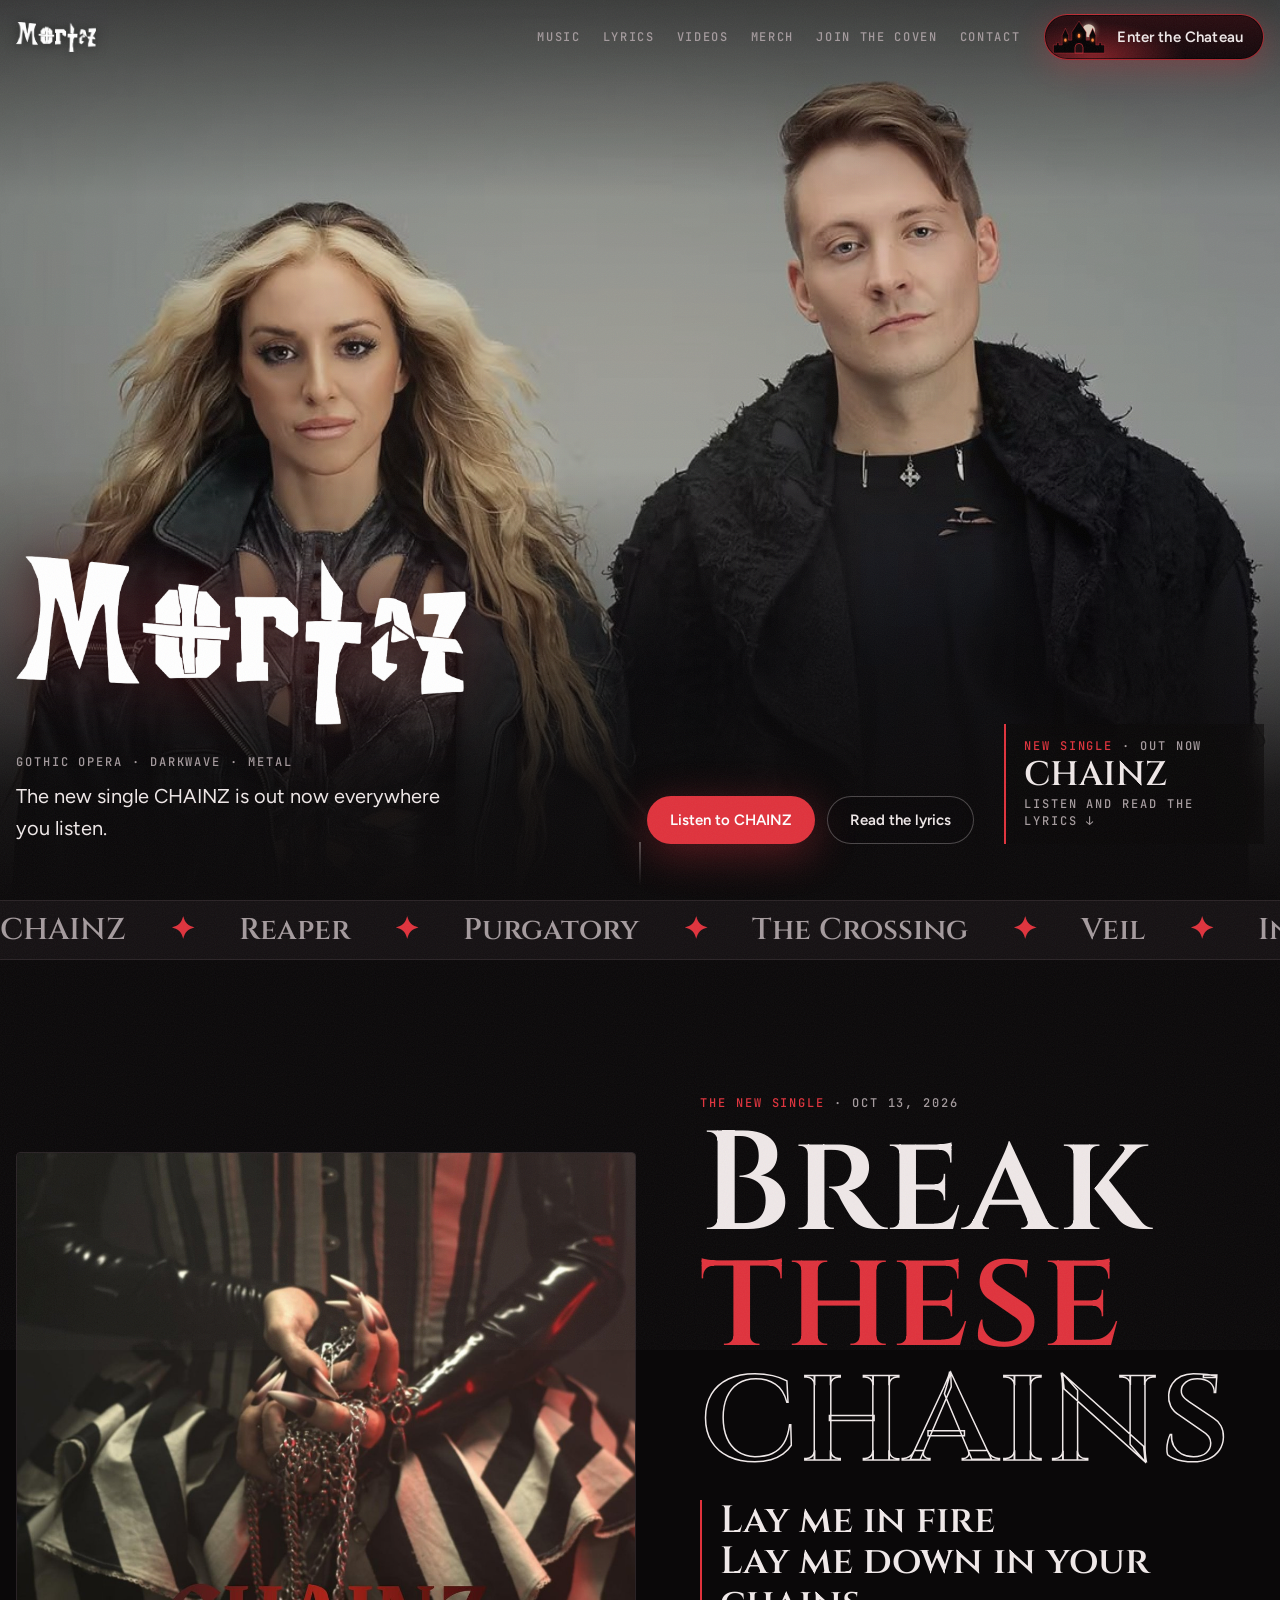
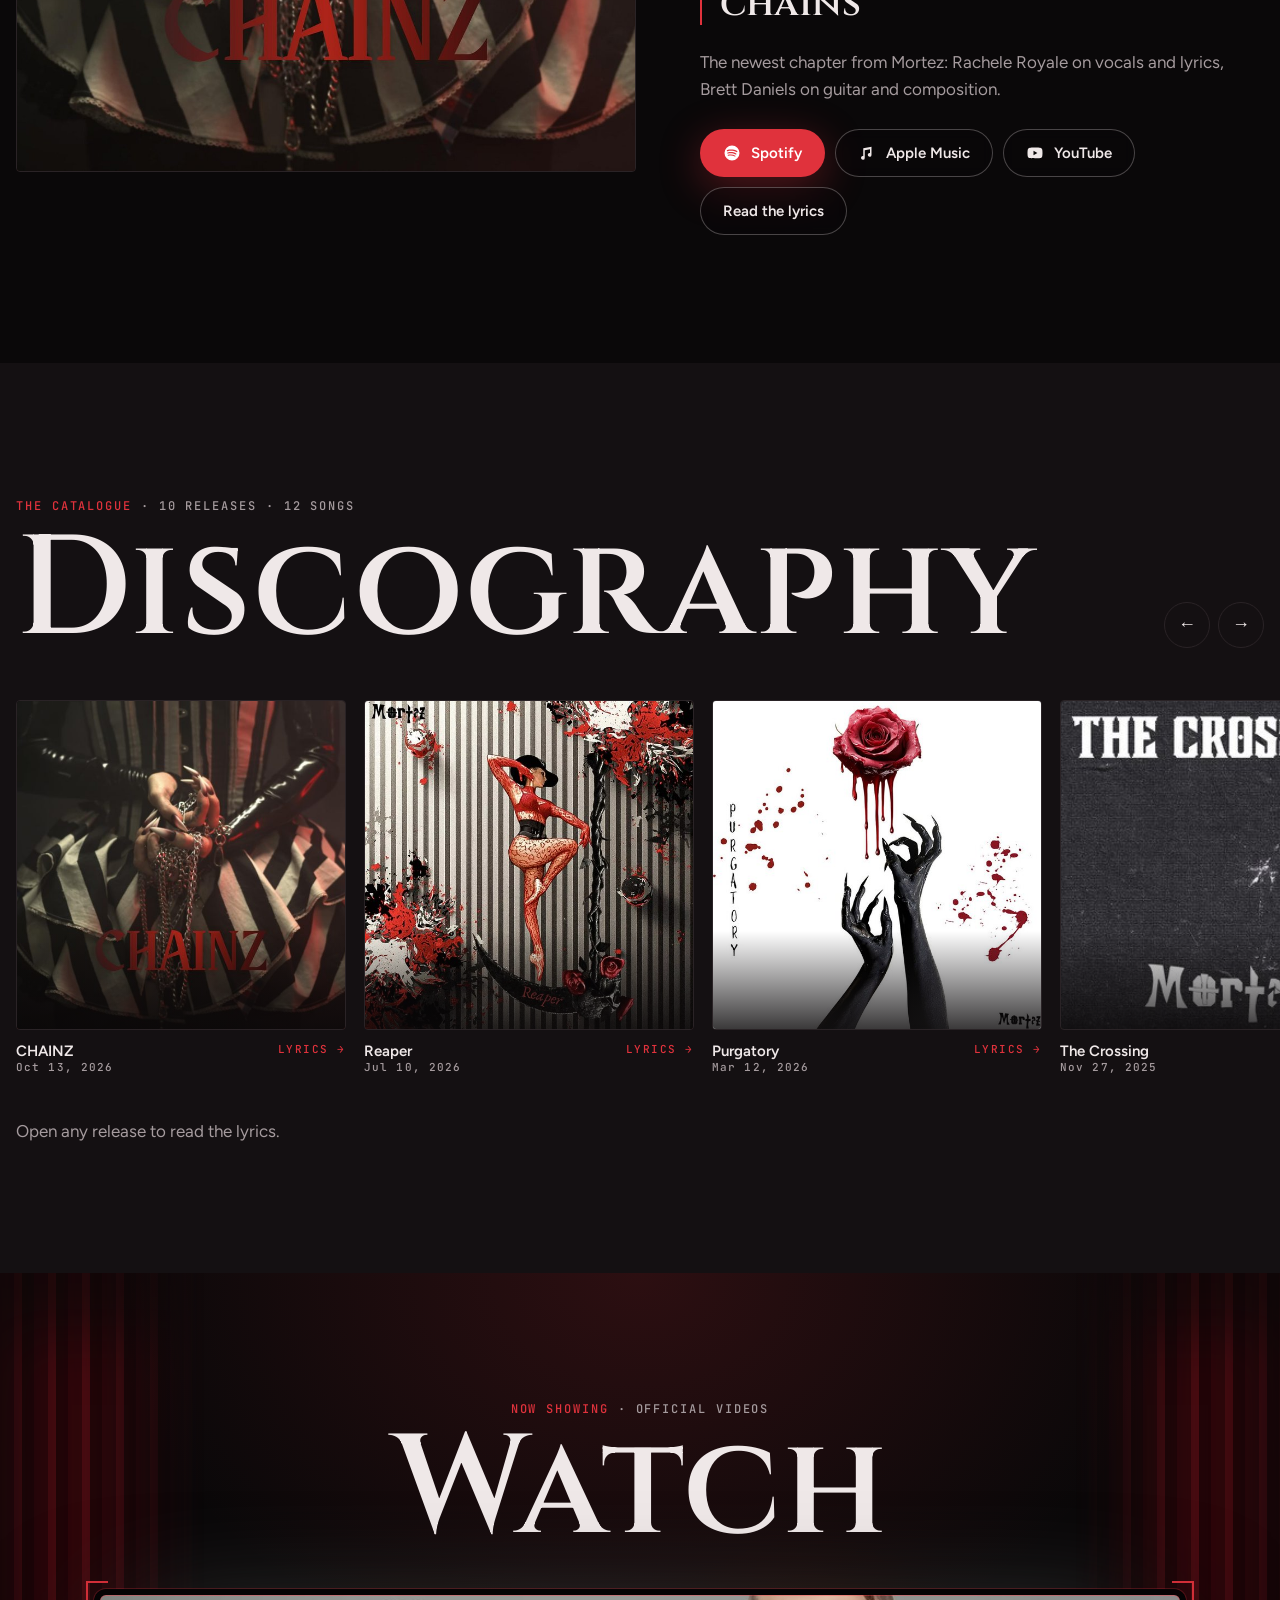
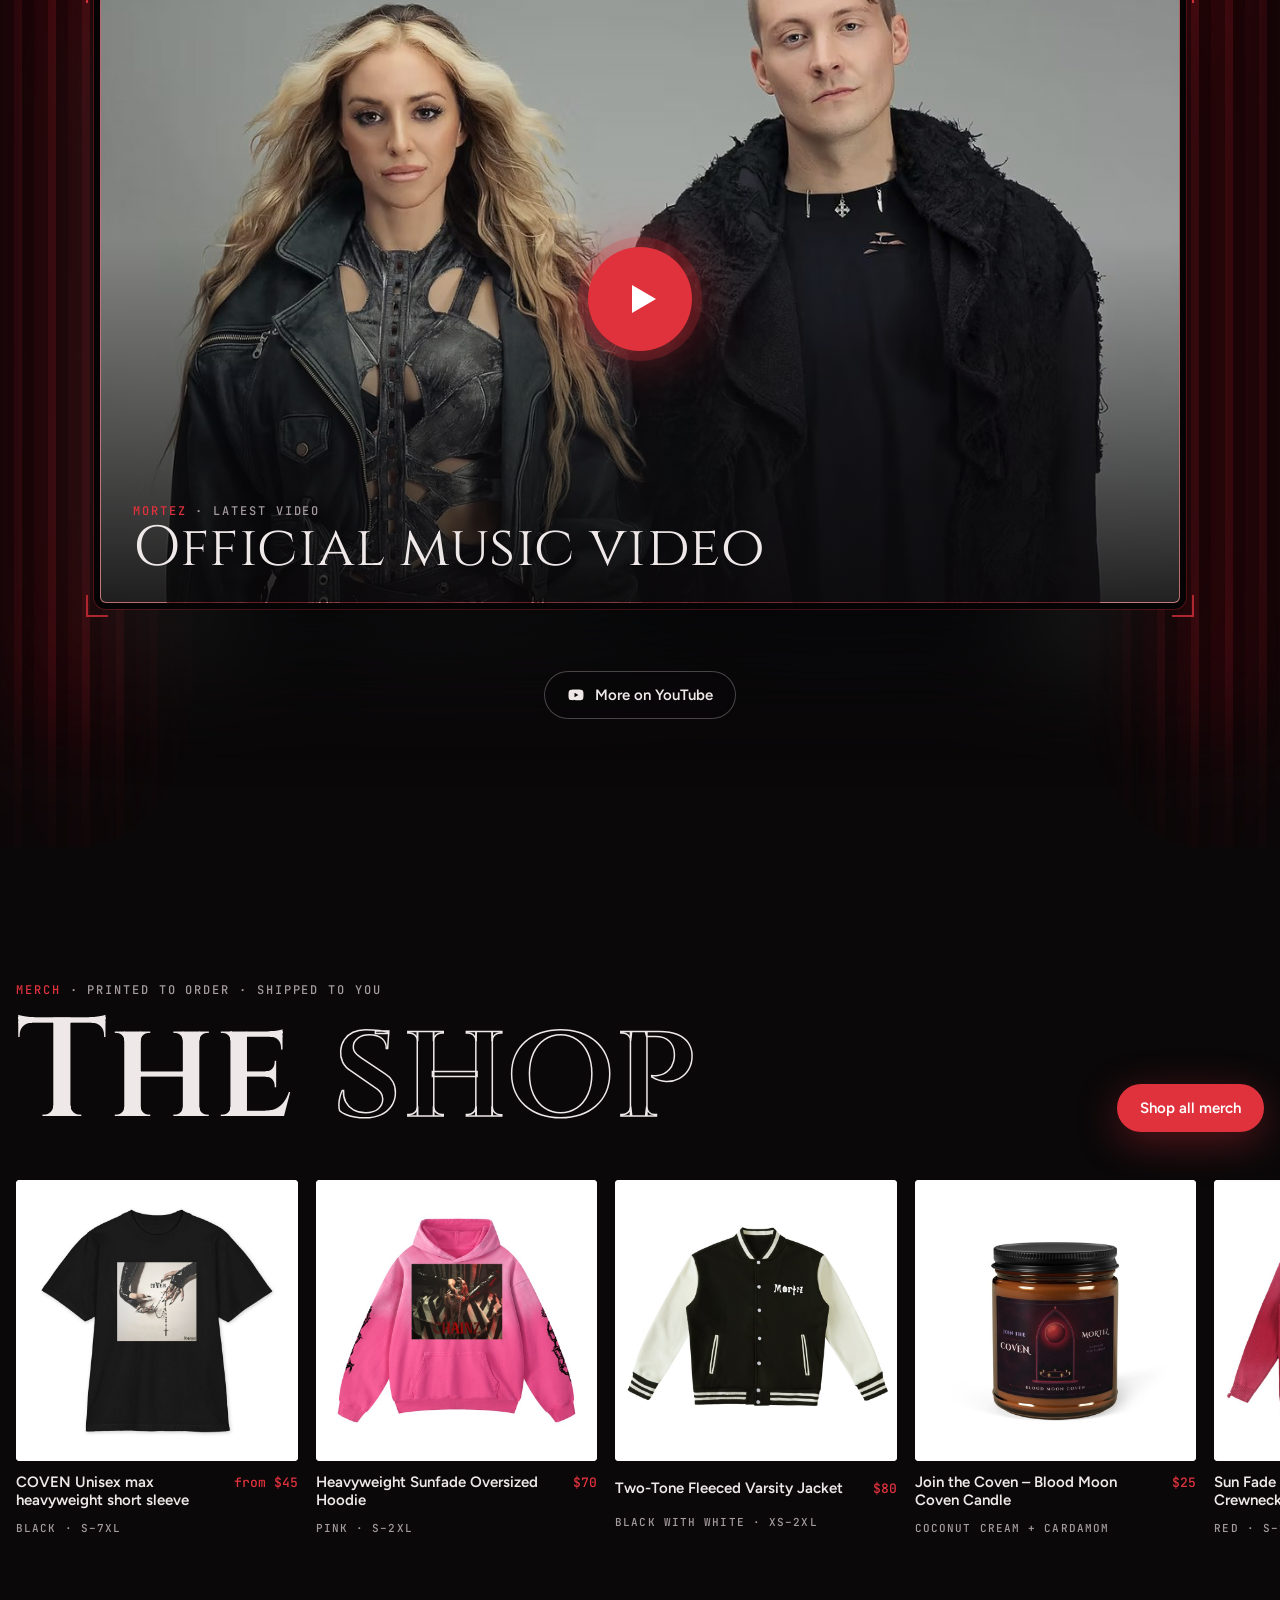
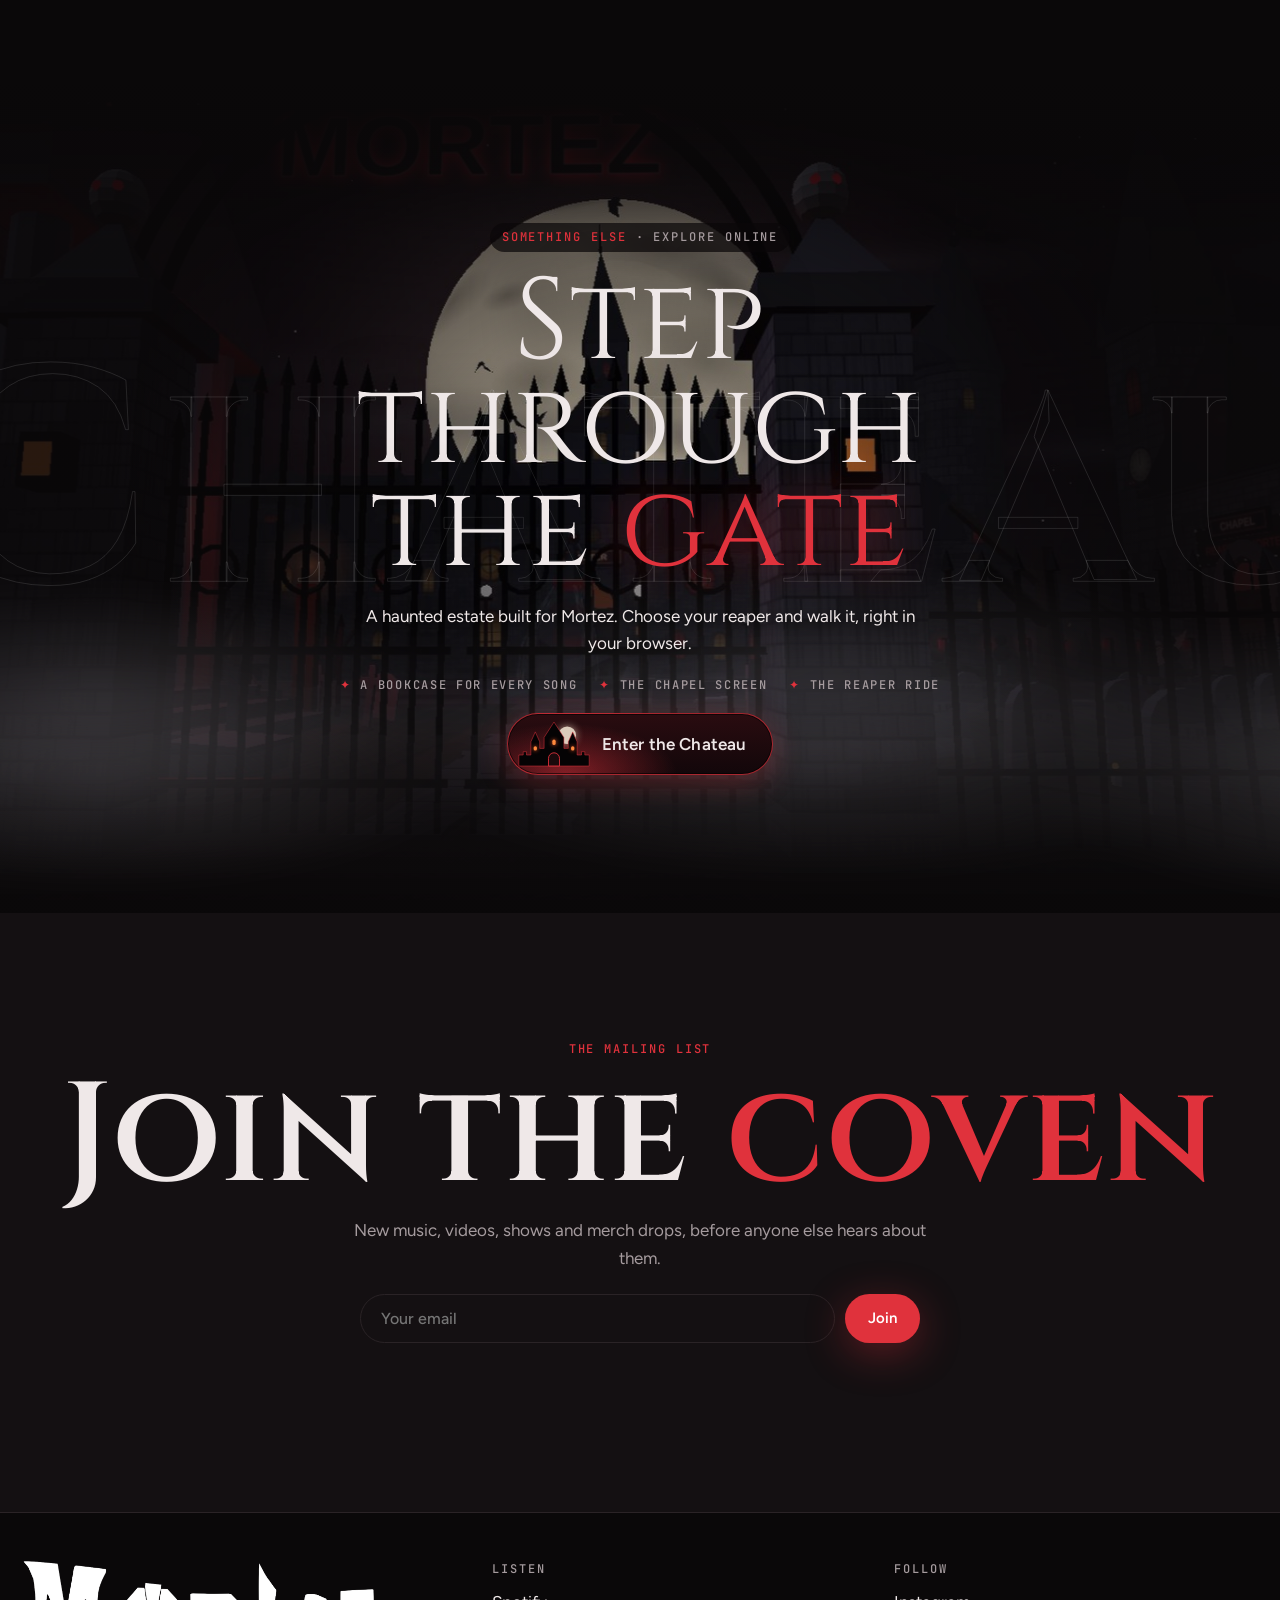
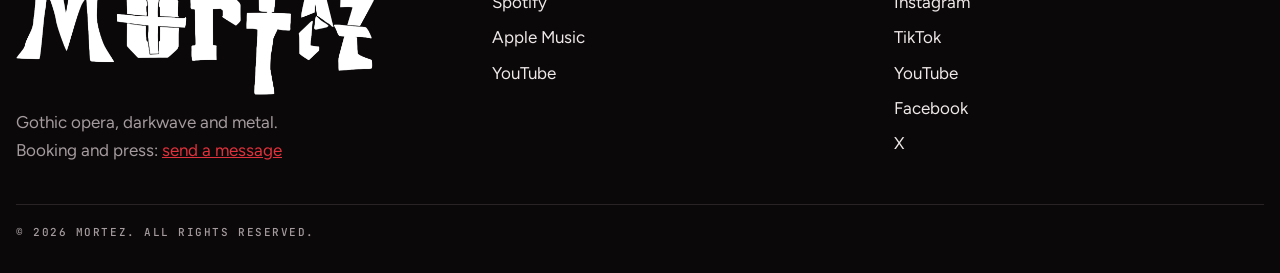
<file: site/index.html>
<!doctype html>
<html lang="en">
<head>
<meta charset="utf-8">
<meta name="viewport" content="width=device-width, initial-scale=1, viewport-fit=cover">
<title>Mortez</title>
<meta name="claude:viewport-fit-sides" content="cover">
<meta name="description" content="Official site of Mortez: gothic opera, darkwave and metal. Stream the new single CHAINZ, read every lyric, watch the videos, shop merch and join the coven.">
<link rel="canonical" href="https://mortezmusic.com/">
<link rel="icon" href="media/favicon.svg" type="image/svg+xml">
<meta property="og:type" content="website">
<meta property="og:url" content="https://mortezmusic.com/">
<meta property="og:title" content="Mortez">
<meta property="og:description" content="Gothic opera, darkwave and metal. Stream CHAINZ, read the lyrics, watch the videos, shop merch and join the coven.">
<meta property="og:image" content="https://mortezmusic.com/media/share.jpg">
<meta name="twitter:card" content="summary_large_image">
<meta name="theme-color" content="#0a0809">
<link rel="preconnect" href="https://fonts.googleapis.com">
<link rel="preconnect" href="https://fonts.gstatic.com" crossorigin>
<link rel="stylesheet" href="https://fonts.googleapis.com/css2?family=Cinzel:wght@400;600;700;900&family=Pirata+One&family=Figtree:wght@400;500;600;700&family=JetBrains+Mono:wght@500&display=swap">
<style>
/* Layout: a full-bleed gate hero, then alternating bands: the new single, a sideways catalogue rail,
   one Chateau banner, videos, the shop, the coven, the footer. One accent: blood red. */
:root {
  --night: #0a0809;          /* page ground */
  --crypt: #141012;          /* raised bands */
  --stone: #2a2326;          /* hairlines and quiet fills */
  --bone: #efe8e8;           /* main text */
  --ash: #a59b9e;            /* secondary text */
  --blood: #e0323c;          /* the one accent */
  --blood-deep: #8a0f18;
  --display: "Cinzel", "Pirata One", "UnifrakturCook", Georgia, serif;
  --body: "Figtree", "Segoe UI", system-ui, sans-serif;
  --mono: "JetBrains Mono", ui-monospace, Menlo, monospace;
  --gutter: max(16px, env(safe-area-inset-left, 0px));
  --gutter-r: max(16px, env(safe-area-inset-right, 0px));
  color-scheme: dark;
}
* { box-sizing: border-box; }
html { background: var(--night); scroll-behavior: smooth; }
body { margin: 0; background: var(--night); color: var(--bone); font: 400 17px/1.6 var(--body); overflow-x: hidden; -webkit-font-smoothing: antialiased; }
img { max-width: 100%; display: block; }
a { color: inherit; }
::selection { background: var(--blood); color: var(--night); }
:focus-visible { outline: 2px solid var(--blood); outline-offset: 3px; }
.wrap { width: 100%; max-width: 1360px; margin: 0 auto; padding-left: var(--gutter); padding-right: var(--gutter-r); }
.label { font: 500 12px/1.4 var(--mono); letter-spacing: .16em; text-transform: uppercase; color: var(--ash); }
.label b { color: var(--blood); font-weight: 500; }
h1, h2, h3 { font-family: var(--display); font-weight: 400; line-height: .9; margin: 0; text-wrap: balance; letter-spacing: .01em; }
.btn { display: inline-flex; align-items: center; gap: 10px; padding: 14px 22px; border-radius: 999px; font: 600 15px var(--body); text-decoration: none; cursor: pointer; border: 1px solid transparent; transition: transform .2s, background .2s, border-color .2s, color .2s; }
.btn:hover { transform: translateY(-2px); }
.btn-blood { background: var(--blood); color: #fff; box-shadow: 0 10px 40px rgba(224,50,60,.35); }
.btn-blood:hover { background: #f0414b; }
.btn-ghost { border-color: rgba(239,232,232,.28); color: var(--bone); background: rgba(10,8,9,.35); backdrop-filter: blur(6px); }
.btn-ghost:hover { border-color: var(--bone); }
.btn svg { width: 18px; height: 18px; flex: none; }
/* grain over everything, very faint */
body::after { content: ""; position: fixed; inset: -50%; pointer-events: none; z-index: 60; opacity: .06; background-image: url("data:image/svg+xml,%3Csvg xmlns='http://www.w3.org/2000/svg' width='160' height='160'%3E%3Cfilter id='n'%3E%3CfeTurbulence type='fractalNoise' baseFrequency='.9' numOctaves='2' stitchTiles='stitch'/%3E%3C/filter%3E%3Crect width='100%25' height='100%25' filter='url(%23n)'/%3E%3C/svg%3E"); animation: grain 1.2s steps(6) infinite; }
@keyframes grain { 0% { transform: translate(0,0) } 33% { transform: translate(-3%, 2%) } 66% { transform: translate(2%, -3%) } 100% { transform: translate(0,0) } }

/* ---------- header ---------- */
body::before { content: ""; position: fixed; inset: 0 0 auto; height: env(safe-area-inset-top, 0px); z-index: 51; background: var(--night); }
.top { position: fixed; top: env(safe-area-inset-top, 0px); left: 0; right: 0; z-index: 50; transition: background .3s, border-color .3s; border-bottom: 1px solid transparent; }
.top.solid { background: rgba(10,8,9,.86); backdrop-filter: blur(10px); border-color: var(--stone); }
.top .wrap { display: flex; align-items: center; gap: 24px; padding-block: 14px; }
.mark { font: 600 34px/1 var(--display); text-decoration: none; letter-spacing: .02em; }
.mark span { color: var(--blood); }
.mark img { display: block; height: 30px; width: auto; filter: drop-shadow(0 1px 6px rgba(0,0,0,.5)); }
.nav { display: flex; gap: 22px; margin-left: auto; }
.nav a { font: 500 12px var(--mono); letter-spacing: .14em; text-transform: uppercase; text-decoration: none; color: var(--ash); transition: color .2s; }
.nav a:hover { color: var(--bone); }
.top .btn { padding: 10px 16px; font-size: 14px; }
.menu-btn { display: none; background: none; border: 1px solid var(--stone); color: var(--bone); border-radius: 999px; padding: 9px 14px; font: 500 12px var(--mono); letter-spacing: .12em; text-transform: uppercase; cursor: pointer; }
@media (max-width: 900px) {
  .nav { display: none; position: absolute; top: 100%; left: 0; right: 0; flex-direction: column; gap: 0; background: rgba(10,8,9,.97); border-bottom: 1px solid var(--stone); padding: 8px var(--gutter-r) 16px var(--gutter); }
  .nav.open { display: flex; } .nav a { padding: 12px 0; font-size: 14px; border-bottom: 1px solid var(--stone); }
  .menu-btn { display: inline-flex; margin-left: auto; }
  .top .btn { display: none; }
}

/* ---------- hero: the gate ---------- */
/* The hero is locked to one composition: the photo is always scaled to the hero's HEIGHT the way it looks on a laptop
   (image height = 1.356 × hero height), so Rachele's and Brett's faces sit in the same place on every screen and the
   MORTEZ title (sized by height too) stays below them. Wider screens show studio grey either side instead of zooming in. */
.hero { position: relative; height: 100svh; min-height: 620px; background: radial-gradient(ellipse 60% 85% at 50% 22%, #5f6165, #34353a 55%, #121114); --photo-w: 160svh; overflow: hidden; isolation: isolate; display: flex; align-items: flex-end; }
.hero-img { position: absolute; top: 0; bottom: 0; left: 50%; width: max(100%, var(--photo-w)); transform: translateX(-50%); background: url("media/hero.jpg") center 4% / cover no-repeat; filter: brightness(.82) contrast(1.05); z-index: -3; }
@media (min-aspect-ratio: 8/5) { .hero-img { width: var(--photo-w); -webkit-mask-image: linear-gradient(90deg, transparent, #000 10%, #000 90%, transparent); mask-image: linear-gradient(90deg, transparent, #000 10%, #000 90%, transparent); } }
@media (max-aspect-ratio: 1/1) { .hero-img { left: 0; width: 100%; transform: none; bottom: auto; height: calc(100vw * .845 + env(safe-area-inset-top, 0px)); background-size: cover; background-position: center bottom; animation: none; -webkit-mask-image: linear-gradient(#000 70%, transparent); mask-image: linear-gradient(#000 70%, transparent); } }
@keyframes drift { from { transform: scale(1.04) translate(0, 0) } to { transform: scale(1.14) translate(-1.5%, 1%) } }
.hero::before { content: ""; position: absolute; inset: 0; z-index: -2; background: radial-gradient(ellipse 60% 50% at var(--mx, 50%) var(--my, 40%), rgba(255,210,170,.10), transparent 70%), linear-gradient(180deg, rgba(10,8,9,.55) 0%, rgba(10,8,9,0) 22%, rgba(10,8,9,0) 52%, rgba(10,8,9,.92) 88%, var(--night) 100%); }
.fog { position: absolute; left: -20%; right: -20%; height: 46%; bottom: 8%; z-index: -1; pointer-events: none; opacity: .55; background: radial-gradient(ellipse 30% 40% at 20% 60%, rgba(200,195,205,.35), transparent 70%), radial-gradient(ellipse 35% 45% at 60% 55%, rgba(200,195,205,.28), transparent 70%), radial-gradient(ellipse 28% 38% at 92% 65%, rgba(200,195,205,.3), transparent 70%); filter: blur(18px); animation: fog 26s linear infinite alternate; }
.fog.b { bottom: -2%; opacity: .4; animation-duration: 34s; animation-direction: alternate-reverse; }
@keyframes fog { from { transform: translateX(-6%) } to { transform: translateX(6%) } }
.flash { position: absolute; inset: 0; z-index: -1; background: #dfe6ff; opacity: 0; mix-blend-mode: overlay; pointer-events: none; animation: lightning 11s infinite; }
@keyframes lightning { 0%, 86%, 100% { opacity: 0 } 87% { opacity: .55 } 88% { opacity: .05 } 89.5% { opacity: .7 } 92% { opacity: 0 } }
.hero-inner { width: 100%; padding-bottom: clamp(28px, 5vw, 56px); }
.hero-word { margin: 0 0 22px; line-height: 0; }
.hero-word img { display: block; width: clamp(220px, min(38vw, 50svh), 900px); height: auto; filter: drop-shadow(0 0 40px rgba(224,50,60,.35)) drop-shadow(0 4px 18px rgba(0,0,0,.6)); }
.hero-row { display: flex; flex-wrap: wrap; align-items: flex-end; justify-content: space-between; gap: 22px; }
.hero-row p { margin: 6px 0 0; max-width: 34ch; font-size: clamp(17px, 1.6vw, 20px); color: var(--bone); }
.hero-ctas { display: flex; flex-wrap: wrap; gap: 12px; }
.callout { position: absolute; top: calc(env(safe-area-inset-top, 0px) + 96px); right: max(var(--gutter-r), calc((100vw - var(--photo-w)) / 2 + 16px)); display: grid; gap: 4px; padding: 14px 18px; border-left: 2px solid var(--blood); background: rgba(10,8,9,.55); backdrop-filter: blur(8px); text-decoration: none; max-width: 260px; }
.callout strong { font: 600 34px/1 var(--display); }
.callout:hover strong { color: var(--blood); }
.scroll-cue { position: absolute; left: 50%; bottom: 14px; transform: translateX(-50%); width: 1px; height: 44px; background: linear-gradient(var(--bone), transparent); animation: cue 2.4s ease-in-out infinite; opacity: .6; }
@keyframes cue { 0%, 100% { transform: translateX(-50%) scaleY(.4); transform-origin: top } 50% { transform: translateX(-50%) scaleY(1); transform-origin: top } }
/* squarer screens (tablets, small windows): the callout moves down beside the buttons so it never sits on Brett */
@media (max-aspect-ratio: 3/2) and (min-width: 701px) { .callout { top: auto; bottom: clamp(28px, 5vw, 56px); right: var(--gutter-r); } .hero-row { padding-right: 290px; } }
@media (max-width: 700px) { .hero { flex-direction: column; justify-content: flex-end; align-items: stretch; } .callout { position: static; align-self: flex-start; margin: 0 0 18px var(--gutter); } .scroll-cue { display: none; } }

/* the fog curtain when you enter the Chateau */
.curtain { position: fixed; inset: 0; z-index: 90; pointer-events: none; background: radial-gradient(circle at 50% 55%, rgba(30,24,26,.0) 0%, var(--night) 60%); opacity: 0; transition: opacity .9s ease; display: grid; place-items: center; }
.curtain.on { opacity: 1; pointer-events: auto; background: var(--night); }
.curtain span { font: 600 clamp(40px, 7vw, 84px) var(--display); color: var(--bone); opacity: 0; transition: opacity .6s .3s; }
.curtain.on span { opacity: 1; }

/* ---------- marquee ---------- */
.marquee { border-block: 1px solid var(--stone); background: var(--crypt); overflow: hidden; padding-block: 14px; }
.marquee-track { display: flex; gap: 44px; width: max-content; animation: marquee 48s linear infinite; }
.marquee span { font: 600 30px/1 var(--display); white-space: nowrap; color: var(--ash); }
.marquee span i { font-style: normal; color: var(--blood); margin-left: 44px; }
@keyframes marquee { to { transform: translateX(-50%) } }

/* ---------- sections ---------- */
.band { padding-block: clamp(72px, 10vw, 140px); }
.band.raised { background: var(--crypt); }
.sec-head { display: flex; flex-wrap: wrap; align-items: flex-end; justify-content: space-between; gap: 18px; margin-bottom: clamp(28px, 4vw, 48px); }
.stack { font: 600 clamp(64px, 11vw, 168px)/.82 var(--display); }
.stack em { font-style: normal; color: transparent; -webkit-text-stroke: 1.5px var(--bone); }
.stack .r { color: var(--blood); }
.lede { max-width: 52ch; color: var(--ash); margin: 0; }

/* the new single */
.single { display: grid; grid-template-columns: minmax(0, 1.1fr) minmax(0, 1fr); gap: clamp(28px, 5vw, 72px); align-items: center; }
.cover { position: relative; aspect-ratio: 1; max-width: 100%; border-radius: 4px; overflow: hidden; background: radial-gradient(circle at 50% 120%, rgba(255,80,40,.55), transparent 55%), linear-gradient(160deg, #1a1012, #070506); border: 1px solid var(--stone); display: grid; place-items: center; }
.cover img { position: absolute; inset: 0; width: 100%; height: 100%; object-fit: cover; }
.single blockquote { margin: 24px 0; padding-left: 18px; border-left: 2px solid var(--blood); font: 600 clamp(26px, 3vw, 38px)/1.1 var(--display); color: var(--bone); white-space: pre-line; }
.links { display: flex; flex-wrap: wrap; gap: 10px; margin-top: 26px; }
@media (max-width: 860px) { .single { grid-template-columns: 1fr; } }

/* the catalogue rail */
.rail-wrap { position: relative; }
.rail { --edge: max(var(--gutter), calc((100vw - 1360px) / 2 + var(--gutter))); scroll-padding-inline: var(--edge); display: grid; grid-auto-flow: column; grid-auto-columns: clamp(240px, 26vw, 330px); gap: 18px; overflow-x: auto; scroll-snap-type: x mandatory; padding: 4px var(--edge) 22px; scrollbar-width: thin; scrollbar-color: var(--stone) transparent; cursor: grab; }
.rail.drag { cursor: grabbing; scroll-snap-type: none; }
.rel { scroll-snap-align: start; text-align: left; background: none; border: 0; padding: 0; color: inherit; cursor: pointer; font: inherit; }
.rel .art { position: relative; aspect-ratio: 1; border-radius: 4px; overflow: hidden; border: 1px solid var(--stone); display: grid; place-items: center; padding: 18px; transition: transform .35s, box-shadow .35s, border-color .35s; }
.rel:hover .art, .rel:focus-visible .art { transform: translateY(-6px) rotate(-.6deg); box-shadow: 0 24px 50px rgba(0,0,0,.5), 0 0 0 1px var(--c); border-color: var(--c); }
.rel .art h3 { position: relative; font-size: clamp(38px, 4vw, 54px); text-align: center; color: var(--ink, var(--bone)); text-shadow: 0 0 24px var(--c); }
.rel .art .orn { position: absolute; top: 14px; left: 0; right: 0; text-align: center; font: 16px var(--body); letter-spacing: .4em; color: var(--c); }
.rel .art .yr { position: absolute; bottom: 12px; left: 14px; font: 500 11px var(--mono); letter-spacing: .14em; color: var(--ink, var(--ash)); opacity: .8; }
.rel .art .n { position: absolute; bottom: 12px; right: 14px; font: 500 11px var(--mono); letter-spacing: .14em; color: var(--ink, var(--ash)); opacity: .8; }
.rel .art:has(img)::after { content: ""; position: absolute; inset: auto 0 0; height: 30%; background: linear-gradient(transparent, rgba(10,8,9,.8)); }
.rel .art .yr, .rel .art .n { z-index: 1; }
.rel .art:has(img) .yr, .rel .art:has(img) .n { color: var(--bone); }
.rel .meta { display: flex; justify-content: space-between; gap: 10px; margin-top: 12px; }
.rel .meta b { font: 600 15px var(--body); }
.rel .meta .t { display: grid; } .rel .meta small { font: 500 11px var(--mono); letter-spacing: .1em; color: var(--ash); }
.rel .meta > span:not(.t) { font: 500 11px var(--mono); letter-spacing: .14em; text-transform: uppercase; color: var(--blood); white-space: nowrap; }
.rail-ctl { display: flex; gap: 8px; }
.rail-ctl button { width: 46px; height: 46px; border-radius: 50%; border: 1px solid var(--stone); background: none; color: var(--bone); font-size: 18px; cursor: pointer; }
.rail-ctl button:hover { border-color: var(--blood); color: var(--blood); }

/* the Chateau button: a castle silhouette whose gate opens on hover */
.cbtn { position: relative; display: inline-flex; align-items: center; gap: 12px; padding: 6px 20px 6px 8px; border-radius: 999px; text-decoration: none; color: var(--bone); font: 600 15px var(--body); letter-spacing: .01em; overflow: hidden; isolation: isolate;
  background: radial-gradient(ellipse 60% 120% at 22% 100%, rgba(224,50,60,.55), transparent 70%), linear-gradient(180deg, #2a0c10, #12070a); border: 1px solid rgba(224,50,60,.7); box-shadow: 0 0 0 1px rgba(0,0,0,.6) inset, 0 8px 30px rgba(224,50,60,.28); transition: transform .3s, box-shadow .3s, border-color .3s; }
.cbtn::before { content: ""; position: absolute; inset: 0; z-index: -1; background: linear-gradient(110deg, transparent 30%, rgba(255,210,200,.16) 48%, transparent 66%); transform: translateX(-120%); animation: sheen 5s ease-in-out infinite 1.5s; }
@keyframes sheen { 0%, 70% { transform: translateX(-120%) } 100% { transform: translateX(120%) } }
.cbtn .castle { width: 52px; height: 32px; flex: none; overflow: visible; }
.cbtn .moon { fill: #efe2d0; opacity: .9; transition: transform .6s, opacity .4s; filter: drop-shadow(0 0 4px rgba(255,235,210,.7)); }
.cbtn .keep { fill: #050304; stroke: rgba(224,50,60,.55); stroke-width: .8; }
.cbtn .win rect { fill: #ff8a3d; filter: drop-shadow(0 0 2px #ff5a2a); animation: flicker 3.2s infinite; }
.cbtn .win rect:nth-child(2) { animation-delay: -1.1s; } .cbtn .win rect:nth-child(3) { animation-delay: -2.2s; }
@keyframes flicker { 0%, 100% { opacity: 1 } 45% { opacity: .55 } 50% { opacity: .95 } 72% { opacity: .7 } }
.cbtn .gate { fill: #1a0a0c; stroke: #e0323c; stroke-width: .8; transform-origin: 32px 40px; transition: transform .45s cubic-bezier(.2,.7,.2,1); }
.cbtn .glow { fill: #ff3a2a; opacity: 0; filter: drop-shadow(0 0 6px #ff3a2a); transition: opacity .45s; }
.cbtn:hover, .cbtn:focus-visible, .portal:hover .cbtn { transform: translateY(-2px); border-color: #ff5a62; box-shadow: 0 0 0 1px rgba(0,0,0,.6) inset, 0 12px 44px rgba(224,50,60,.5); }
.cbtn:hover .gate, .cbtn:focus-visible .gate, .portal:hover .gate { transform: scaleY(.08); }
.cbtn:hover .glow, .cbtn:focus-visible .glow, .portal:hover .glow { opacity: .9; }
.cbtn:hover .moon, .portal:hover .moon { transform: translateY(-2px); opacity: 1; }
.cbtn-lg { padding: 8px 26px 8px 10px; font-size: 17px; } .cbtn-lg .castle { width: 72px; height: 44px; }
@media (max-width: 900px) { .top .cbtn { padding: 4px 8px; order: 2; } .top .cbtn span { position: absolute; width: 1px; height: 1px; overflow: hidden; clip: rect(0 0 0 0); } .menu-btn { order: 3; margin-left: 0; } .top .mark { margin-right: auto; } }
/* WATCH: a little cinema. Velvet curtains either side, the screen in the middle with its own glow */
.cinema { position: relative; overflow: hidden; isolation: isolate; background: radial-gradient(ellipse 60% 50% at 50% 0%, rgba(224,50,60,.16), transparent 70%), var(--night); }
.cinema::before, .cinema::after { content: ""; position: absolute; top: 0; bottom: 0; width: min(16vw, 220px); z-index: -1; pointer-events: none;
  background: repeating-linear-gradient(90deg, #3a070c 0 14px, #5a0d14 14px 22px, #2a0508 22px 34px), #3a070c; box-shadow: inset 0 -120px 120px rgba(10,8,9,.9), inset 0 60px 60px rgba(10,8,9,.6); opacity: .85; }
.cinema::before { left: 0; border-bottom-right-radius: 60% 18%; -webkit-mask-image: linear-gradient(90deg, #000 40%, transparent); mask-image: linear-gradient(90deg, #000 40%, transparent); }
.cinema::after { right: 0; border-bottom-left-radius: 60% 18%; -webkit-mask-image: linear-gradient(270deg, #000 40%, transparent); mask-image: linear-gradient(270deg, #000 40%, transparent); }
.cinema .sec-head { justify-content: center; text-align: center; }
.cinema .sec-head > div { display: grid; justify-items: center; }
.screen-wrap { position: relative; max-width: 1080px; margin: 0 auto; }
.screen-glow { position: absolute; inset: 6% 4% -4%; z-index: -1; background: center / cover; filter: blur(60px) saturate(1.4); opacity: .55; }
.screen { position: relative; display: block; width: 100%; aspect-ratio: 16 / 9; max-width: 100%; border-radius: 6px; overflow: hidden; background: #000 center / cover; border: 1px solid rgba(224,50,60,.45); box-shadow: 0 0 0 6px #050304, 0 0 0 7px rgba(224,50,60,.25), 0 40px 120px rgba(0,0,0,.7); cursor: pointer; padding: 0; color: inherit; font: inherit; text-align: left; }
.screen::before { content: ""; position: absolute; inset: 0; background: linear-gradient(180deg, rgba(10,8,9,.1) 40%, rgba(10,8,9,.85)); transition: background .4s; }
.screen:hover::before { background: linear-gradient(180deg, rgba(10,8,9,0) 40%, rgba(10,8,9,.75)); }
.screen .play { position: absolute; left: 50%; top: 50%; width: clamp(64px, 9vw, 104px); aspect-ratio: 1; border-radius: 50%; transform: translate(-50%, -50%); display: grid; place-items: center; background: var(--blood); box-shadow: 0 0 0 10px rgba(224,50,60,.22), 0 0 60px rgba(224,50,60,.6); transition: transform .3s, box-shadow .3s; }
.screen .play::after { content: ""; margin-left: 8%; border-style: solid; border-width: 14px 0 14px 24px; border-color: transparent transparent transparent #fff; }
.screen:hover .play { transform: translate(-50%, -50%) scale(1.08); box-shadow: 0 0 0 16px rgba(224,50,60,.18), 0 0 90px rgba(224,50,60,.8); }
.screen .cap { position: absolute; left: clamp(16px, 3vw, 32px); right: clamp(16px, 3vw, 32px); bottom: clamp(14px, 2.4vw, 28px); display: flex; flex-wrap: wrap; justify-content: space-between; align-items: flex-end; gap: 12px; }
.screen .cap h3 { font-size: clamp(30px, 4.4vw, 60px); }
.screen iframe { position: absolute; inset: 0; width: 100%; height: 100%; border: 0; }
.screen.playing::before, .screen.playing .play, .screen.playing .cap { display: none; }
.marks { position: absolute; inset: -14px; pointer-events: none; }
.marks i { position: absolute; width: 22px; height: 22px; border: 0 solid var(--blood); }
.marks i:nth-child(1) { left: 0; top: 0; border-width: 2px 0 0 2px; } .marks i:nth-child(2) { right: 0; top: 0; border-width: 2px 2px 0 0; } .marks i:nth-child(3) { left: 0; bottom: 0; border-width: 0 0 2px 2px; } .marks i:nth-child(4) { right: 0; bottom: 0; border-width: 0 2px 2px 0; }
.reel { display: flex; gap: 14px; overflow-x: auto; margin-top: 28px; padding-bottom: 6px; }
.reel a { flex: 0 0 220px; text-decoration: none; display: grid; gap: 8px; }
.reel .th { aspect-ratio: 16 / 9; max-width: 100%; border-radius: 4px; border: 1px solid var(--stone); background: var(--crypt) center / cover; }
.watch-acts { display: flex; flex-wrap: wrap; justify-content: center; gap: 10px; margin-top: 34px; }

/* THE CHATEAU: a full-bleed night scene with fog, lightning and the gate drifting closer */
.night { position: relative; min-height: min(92svh, 860px); display: grid; place-items: center; overflow: hidden; isolation: isolate; text-decoration: none; color: var(--bone); padding-block: 90px; }
.night .bg { position: absolute; inset: -6%; z-index: -4; background: #050304 url("media/classic/gate.jpg") center 40% / cover no-repeat; transform: translate3d(var(--px, 0), var(--py, 0), 0) scale(1.08); animation: nightzoom 30s ease-in-out infinite alternate; transition: transform .6s ease-out; }
@keyframes nightzoom { to { scale: 1.12 } }
.night::before { content: ""; position: absolute; inset: 0; z-index: -3; background: radial-gradient(ellipse 55% 60% at 50% 45%, rgba(10,8,9,.15), rgba(10,8,9,.88) 75%), linear-gradient(180deg, var(--night) 0%, transparent 18%, transparent 80%, var(--night) 100%); }
.night .fog { z-index: -2; opacity: .5; } .night .flash { z-index: -2; }
.night .ghost { position: absolute; z-index: -2; left: 50%; top: 50%; transform: translate(-50%, -54%); font: 600 clamp(110px, 24vw, 380px)/.8 var(--display); color: transparent; -webkit-text-stroke: 1px rgba(239,232,232,.12); white-space: nowrap; pointer-events: none; letter-spacing: .02em; }
.night .in { display: grid; justify-items: center; text-align: center; gap: 20px; max-width: 720px; padding-inline: 16px; }
.night h2 { font-size: clamp(60px, 9vw, 132px); text-shadow: 0 0 50px rgba(0,0,0,.8); }
.night h2 .r { color: var(--blood); text-shadow: 0 0 40px rgba(224,50,60,.55); }
.night .lede { color: var(--bone); text-shadow: 0 2px 12px #000; }
.night .label { padding: 6px 12px; border-radius: 999px; background: rgba(10,8,9,.7); }
.night .feats { display: flex; flex-wrap: wrap; justify-content: center; gap: 8px 22px; font: 500 12px var(--mono); letter-spacing: .14em; text-transform: uppercase; color: var(--ash); }
.night .feats span::before { content: "✦ "; color: var(--blood); }
.night:hover .cbtn { transform: translateY(-2px); border-color: #ff5a62; box-shadow: 0 0 0 1px rgba(0,0,0,.6) inset, 0 12px 44px rgba(224,50,60,.5); }
.night:hover .gate { transform: scaleY(.08); } .night:hover .glow { opacity: .9; }

/* THE SHOP: a big title, then a sideways rail of real products on paper-white cards */
.shop-head { display: flex; flex-wrap: wrap; justify-content: space-between; align-items: flex-end; gap: 22px; margin-bottom: clamp(26px, 4vw, 44px); }
.shop-rail { --edge: max(var(--gutter), calc((100vw - 1360px) / 2 + var(--gutter))); scroll-padding-inline: var(--edge); display: grid; grid-auto-flow: column; grid-auto-columns: clamp(220px, 22vw, 290px); gap: 18px; overflow-x: auto; scroll-snap-type: x mandatory; padding: 4px var(--edge) 22px; scrollbar-width: thin; scrollbar-color: var(--stone) transparent; }
.prod { scroll-snap-align: start; display: grid; gap: 12px; text-decoration: none; color: inherit; }
.prod .ph { position: relative; aspect-ratio: 1; max-width: 100%; border-radius: 4px; overflow: hidden; background: #fff; }
.prod .ph img { position: absolute; inset: 0; width: 100%; height: 100%; object-fit: cover; transition: opacity .5s, transform .8s cubic-bezier(.2,.7,.2,1); }
.prod .ph img + img { opacity: 0; background: #fff; object-fit: contain; }
.prod:hover .ph img:first-child { transform: scale(1.05); } .prod:hover .ph img + img { opacity: 1; }
.prod .tag { position: absolute; left: 10px; top: 10px; z-index: 1; padding: 5px 9px; border-radius: 999px; background: var(--night); color: var(--bone); font: 500 10px var(--mono); letter-spacing: .14em; text-transform: uppercase; }
.prod .row { display: flex; justify-content: space-between; gap: 12px; align-items: baseline; }
.prod b { font: 600 15px var(--body); } .prod .pr { font: 500 13px var(--mono); color: var(--blood); white-space: nowrap; }
.prod small { font: 500 11px var(--mono); letter-spacing: .1em; color: var(--ash); text-transform: uppercase; }
.prod.more .ph { background: var(--blood); display: grid; place-items: center; } .prod.more .ph span { font: 600 clamp(40px, 4vw, 56px)/.9 var(--display); color: #fff; text-align: center; }

/* the coven */
.coven { text-align: center; display: grid; justify-items: center; gap: 22px; }
.coven form { display: flex; flex-wrap: wrap; gap: 10px; justify-content: center; width: min(560px, 100%); }
.coven input { flex: 1 1 260px; min-width: 0; background: var(--crypt); border: 1px solid var(--stone); color: var(--bone); border-radius: 999px; padding: 14px 20px; font: 500 16px var(--body); }
.coven input:focus { border-color: var(--blood); outline: none; }
.hp { position: absolute; left: -9999px; }
.coven .msg { min-height: 1.5em; font: 500 13px var(--mono); letter-spacing: .08em; color: var(--ash); }

/* footer */
footer { border-top: 1px solid var(--stone); padding-block: 48px 34px; }
.foot { display: grid; grid-template-columns: minmax(0, 1.2fr) repeat(2, minmax(0, 1fr)); gap: 32px; }
.foot h4 { margin: 0 0 12px; font: 500 12px var(--mono); letter-spacing: .16em; text-transform: uppercase; color: var(--ash); }
.foot ul { list-style: none; margin: 0; padding: 0; display: grid; gap: 8px; }
.foot a { text-decoration: none; color: var(--bone); } .foot a:hover { color: var(--blood); }
.foot .big { line-height: 0; }
.foot .big img { width: clamp(200px, 28vw, 380px); height: auto; }
.legal { display: flex; flex-wrap: wrap; justify-content: space-between; gap: 12px; margin-top: 40px; padding-top: 20px; border-top: 1px solid var(--stone); font: 500 11px var(--mono); letter-spacing: .14em; text-transform: uppercase; color: var(--ash); }
@media (max-width: 760px) { .foot { grid-template-columns: 1fr 1fr; } .foot > div:first-child { grid-column: 1 / -1; } }

/* lyric drawer */
.drawer { position: fixed; inset: 0; z-index: 80; display: grid; grid-template-columns: 1fr minmax(0, 620px); background: rgba(5,3,4,.6); backdrop-filter: blur(4px); }
.drawer[hidden] { display: none; }
.drawer .panel { grid-column: 2; height: 100%; overflow: auto; background: var(--crypt); border-left: 1px solid var(--stone); padding: calc(env(safe-area-inset-top, 0px) + 28px) var(--gutter-r) calc(env(safe-area-inset-bottom, 0px) + 40px) clamp(20px, 4vw, 44px); animation: slide .4s cubic-bezier(.2,.7,.2,1); }
@keyframes slide { from { transform: translateX(40px); opacity: 0 } }
.drawer .x { float: right; width: 44px; height: 44px; border-radius: 50%; border: 1px solid var(--stone); background: none; color: var(--bone); font-size: 18px; cursor: pointer; }
.drawer h2 { font-size: clamp(56px, 8vw, 92px); color: var(--c, var(--blood)); margin-top: 18px; }
.tabs { display: flex; flex-wrap: wrap; gap: 8px; margin: 18px 0 6px; }
.tabs button { border: 1px solid var(--stone); background: none; color: var(--bone); border-radius: 999px; padding: 8px 14px; font: 600 13px var(--body); cursor: pointer; }
.tabs button[aria-selected="true"] { background: var(--c, var(--blood)); border-color: var(--c, var(--blood)); color: #0a0809; }
.drawer pre { white-space: pre-wrap; font: 400 17px/1.75 var(--body); color: var(--bone); margin: 22px 0 0; }
.drawer .acts { display: flex; flex-wrap: wrap; gap: 10px; margin-top: 18px; }
@media (max-width: 700px) { .drawer { grid-template-columns: 1fr; } .drawer .panel { grid-column: 1; border-left: 0; } }

/* booking dialog */
.dlg { position: fixed; inset: 0; z-index: 85; display: grid; place-items: center; padding: 16px; background: rgba(5,3,4,.72); }
.dlg[hidden] { display: none; }
.dlg form { width: min(560px, 100%); max-height: calc(100svh - 32px); overflow: auto; background: var(--crypt); border: 1px solid var(--stone); border-radius: 6px; padding: 28px; display: grid; gap: 14px; }
.dlg h2 { font-size: 54px; }
.dlg label { display: grid; gap: 6px; font: 500 12px var(--mono); letter-spacing: .12em; text-transform: uppercase; color: var(--ash); }
.dlg input, .dlg select, .dlg textarea { background: var(--night); border: 1px solid var(--stone); color: var(--bone); border-radius: 6px; padding: 12px 14px; font: 500 16px var(--body); text-transform: none; letter-spacing: 0; }
.dlg textarea { min-height: 130px; resize: vertical; }
.dlg .row { display: flex; flex-wrap: wrap; gap: 10px; justify-content: space-between; align-items: center; }
.dlg .note { font-size: 14px; color: var(--ash); margin: 0; }

.reveal { transition: transform .9s cubic-bezier(.2,.7,.2,1), opacity .9s; }
.reveal.pre { transform: translateY(26px); opacity: .001; }
@media (prefers-reduced-motion: reduce) { *, *::before, *::after { animation: none !important; transition: none !important; } .reveal.pre { transform: none; opacity: 1; } }
</style>
</head>
<body>
<header class="top" id="top">
  <div class="wrap">
    <a class="mark" href="#home" aria-label="Mortez, home"><img src="media/mortez-logo-white-sm.png" alt="Mortez" width="700" height="262"></a>
    <nav class="nav" id="nav" aria-label="Main">
      <a href="#music">Music</a><a href="#lyrics">Lyrics</a><a href="#videos">Videos</a><a href="shop/">Merch</a><a href="#coven">Join the Coven</a><a href="?contact" data-book>Contact</a>
    </nav>
    <button class="menu-btn" id="menuBtn" type="button" aria-expanded="false" aria-controls="nav">Menu</button>
    <a class="cbtn enter" href="chateau/"><svg class="castle" viewBox="0 0 64 40" aria-hidden="true"><circle class="moon" cx="44" cy="12" r="8"/><path class="keep" d="M0 40V30h4v-3h3v3h4V18l4-9 4 9v6h4V14l9-14 9 14v10h4v-6l4-9 4 9v12h4v-3h3v3h4v10z"/><g class="win"><rect x="30.5" y="16" width="3" height="5" rx="1.5"/><rect x="13.5" y="22" width="3" height="4" rx="1.5"/><rect x="47.5" y="22" width="3" height="4" rx="1.5"/></g><path class="gate" d="M27 40V33a5 5 0 0 1 10 0v7z"/><path class="glow" d="M27 40V33a5 5 0 0 1 10 0v7z"/></svg><span>Enter the Chateau</span></a>
  </div>
</header>

<main id="home">
  <section class="hero" id="hero" aria-label="Mortez">
    <div class="hero-img" role="img" aria-label="Rachele Royale and Brett Daniels of Mortez"></div>
        <a class="callout" href="#music"><span class="label"><b>New single</b> · out now</span><strong>CHAINZ</strong><span class="label">Listen and read the lyrics ↓</span></a>
    <div class="wrap hero-inner">
      <h1 class="hero-word"><img src="media/mortez-logo-white.png" alt="Mortez" width="1399" height="524"></h1>
      <div class="hero-row">
        <div><span class="label">Gothic opera · darkwave · metal</span><p>The new single CHAINZ is out now everywhere you listen.</p></div>
        <div class="hero-ctas"><a class="btn btn-blood" href="#music">Listen to CHAINZ</a><a class="btn btn-ghost" href="#lyrics">Read the lyrics</a></div>
      </div>
    </div>
    <div class="scroll-cue" aria-hidden="true"></div>
  </section>

  <div class="marquee" aria-hidden="true"><div class="marquee-track" id="marquee"></div></div>

  <section class="band" id="music">
    <div class="wrap single">
      <div class="cover reveal" id="cover"><img src="media/covers/chainz.jpg" alt="CHAINZ cover art: hands with long nails gripping silver chains against a black and white striped dress" width="1200" height="1171"></div>
      <div class="reveal">
        <span class="label"><b>The new single</b> · Oct 13, 2026</span>
        <h2 class="stack" style="margin-top:14px">Break <span class="r">these</span><br><em>chains</em></h2>
        <blockquote>Lay me in fire
Lay me down in your chains</blockquote>
        <p class="lede">The newest chapter from Mortez: Rachele Royale on vocals and lyrics, Brett Daniels on guitar and composition.</p>
        <div class="links" id="listenLinks"></div>
      </div>
    </div>
  </section>

  <section class="band raised" id="lyrics">
    <div class="wrap sec-head">
      <div><span class="label"><b>The catalogue</b> · 10 releases · 12 songs</span><h2 class="stack" style="margin-top:14px">Discography</h2></div>
      <div class="rail-ctl"><button type="button" id="railPrev" aria-label="Scroll back">←</button><button type="button" id="railNext" aria-label="Scroll on">→</button></div>
    </div>
    <div class="rail-wrap"><div class="rail" id="rail" aria-label="Releases, newest first"></div></div>
    <div class="wrap" style="margin-top:22px"><p class="lede">Open any release to read the lyrics.</p></div>
  </section>

  <section class="band cinema" id="videos">
    <div class="wrap">
      <div class="sec-head"><div><span class="label"><b>Now showing</b> · official videos</span><h2 class="stack" style="margin-top:14px">Watch</h2></div></div>
      <div class="screen-wrap reveal" id="screenWrap"></div>
      <div class="reel" id="reel" hidden></div>
      <div class="watch-acts"><a class="btn btn-ghost" id="ytAll" target="_blank" rel="noopener">More on YouTube</a></div>
    </div>
  </section>

  <section class="band" id="shop">
    <div class="wrap shop-head">
      <div><span class="label"><b>Merch</b> · printed to order · shipped to you</span><h2 class="stack" style="margin-top:14px">The <em>shop</em></h2></div>
      <div class="links" style="margin:0"><a class="btn btn-blood" href="shop/" id="shopOnline">Shop all merch</a></div>
    </div>
    <div class="shop-rail" id="products" aria-label="Featured merch"></div>
  </section>

  <a class="night enter" id="chateau" href="chateau/" aria-label="Enter the Chateau, an online world">
    <div class="bg" aria-hidden="true"></div><div class="fog"></div><div class="fog b"></div><div class="flash"></div>
    <div class="ghost" aria-hidden="true">Chateau</div>
    <div class="in reveal">
      <span class="label"><b>Something else</b> · explore online</span>
      <h2>Step through<br>the <span class="r">gate</span></h2>
      <p class="lede">A haunted estate built for Mortez. Choose your reaper and walk it, right in your browser.</p>
      <div class="feats"><span>A bookcase for every song</span><span>The Chapel screen</span><span>The Reaper Ride</span></div>
      <span class="cbtn cbtn-lg"><svg class="castle" viewBox="0 0 64 40" aria-hidden="true"><circle class="moon" cx="44" cy="12" r="8"/><path class="keep" d="M0 40V30h4v-3h3v3h4V18l4-9 4 9v6h4V14l9-14 9 14v10h4v-6l4-9 4 9v12h4v-3h3v3h4v10z"/><g class="win"><rect x="30.5" y="16" width="3" height="5" rx="1.5"/><rect x="13.5" y="22" width="3" height="4" rx="1.5"/><rect x="47.5" y="22" width="3" height="4" rx="1.5"/></g><path class="gate" d="M27 40V33a5 5 0 0 1 10 0v7z"/><path class="glow" d="M27 40V33a5 5 0 0 1 10 0v7z"/></svg><span>Enter the Chateau</span></span>
    </div>
  </a>

  <section class="band raised" id="coven">
    <div class="wrap coven">
      <span class="label"><b>The mailing list</b></span>
      <h2 class="stack">Join the <span class="r">coven</span></h2>
      <p class="lede">New music, videos, shows and merch drops, before anyone else hears about them.</p>
      <form id="covenForm" novalidate>
        <label for="covenEmail" class="hp">Email</label>
        <input id="covenEmail" name="email" type="email" required placeholder="Your email" autocomplete="email">
        <input class="hp" name="website" tabindex="-1" autocomplete="off" aria-hidden="true">
        <button class="btn btn-blood" type="submit">Join</button>
      </form>
      <div class="msg" id="covenMsg" role="status" aria-live="polite"></div>
    </div>
  </section>
</main>

<footer>
  <div class="wrap">
    <div class="foot">
      <div><div class="big"><img src="media/mortez-logo-white.png" alt="Mortez" width="1399" height="524" loading="lazy"></div><p class="lede" style="margin-top:14px">Gothic opera, darkwave and metal.<br>Booking and press: <button type="button" class="linkish" id="bookBtn" style="background:none;border:0;padding:0;color:var(--blood);font:inherit;cursor:pointer;text-decoration:underline">send a message</button></p></div>
      <div><h4>Listen</h4><ul id="footListen"></ul></div>
      <div><h4>Follow</h4><ul id="footSocial"></ul></div>
    </div>
    <div class="legal"><span>© <span id="yr">2026</span> Mortez. All rights reserved.</span></div>
  </div>
</footer>

<div class="drawer" id="drawer" hidden role="dialog" aria-modal="true" aria-labelledby="dTitle">
  <div class="panel">
    <button class="x" type="button" id="dClose" aria-label="Close the lyrics">✕</button>
    <span class="label" id="dKicker"></span>
    <h2 id="dTitle"></h2>
    <div class="tabs" id="dTabs" role="tablist"></div>
    <div class="acts" id="dActs"></div>
    <pre id="dText"></pre>
  </div>
</div>

<div class="dlg" id="book" hidden role="dialog" aria-modal="true" aria-labelledby="bTitle">
  <form id="bookForm" novalidate>
    <div class="row"><h2 id="bTitle">Get in touch</h2><button class="x" type="button" id="bClose" aria-label="Close" style="width:44px;height:44px;border-radius:50%;border:1px solid var(--stone);background:none;color:var(--bone);cursor:pointer">✕</button></div>
    <label for="bName">Name<input id="bName" name="name" required autocomplete="name"></label>
    <label for="bEmail">Email<input id="bEmail" name="email" type="email" required autocomplete="email"></label>
    <label for="bTopic">About<select id="bTopic" name="topic"><option value="booking">Booking</option><option value="press">Press</option><option value="merch">Merch</option><option value="other">Something else</option></select></label>
    <label for="bMsg">Message<textarea id="bMsg" name="message" required></textarea></label>
    <input class="hp" name="website" tabindex="-1" autocomplete="off" aria-hidden="true">
    <div class="row"><p class="note" id="bNote" role="status">Or write to <b style="user-select:all">booking@mortezmusic.com</b></p><button class="btn btn-blood" type="submit">Send</button></div>
  </form>
</div>

<div class="curtain" id="curtain" aria-hidden="true"><span>Opening the gate…</span></div>

<script src="data/releases.js"></script>
<script src="data/merch.js"></script>
<script>
(function () {
  // ---------- Site content. Edit here. ----------
  const LINKS = {
    spotify: "https://open.spotify.com/artist/6npXU5IGPCYAvLWhETbJNa",
    apple: "https://music.apple.com/us/artist/mortez/1769290889",
    youtube: "https://www.youtube.com/@mortezmusic",
    instagram: "https://instagram.com/mortezmusic",
    tiktok: "https://www.tiktok.com/@mortezmusic",
    facebook: "https://facebook.com/mortezmusicinc",
    x: "https://x.com/mortezmusicinc"
  };
  // Music videos: add { title, id } with the YouTube video id (the part after watch?v=)
  const VIDEOS = [
    { title: "Official music video", id: "FnxnFHyG-P4" }
  ];
  const REL = (window.MORTEZ_RELEASES || []).slice();
  const COL = { castle: ["#8fb0ff", "#f4f6fb", "linear-gradient(170deg,#dfe5f1,#9fb0cf 60%,#3a4660)"], sirens: ["#e0b860", "#f6e7c4", "linear-gradient(170deg,#3a1a10,#140806)"], devil: ["#ff5a2a", "#ffd9c0", "radial-gradient(circle at 50% 110%,#ff5a2a,#3a0806 55%,#0d0303)"], coven: ["#a57aff", "#eadfff", "radial-gradient(circle at 50% 90%,#3a1a6a,#0e0716 70%)"], river: ["#6ab8ff", "#e0f0ff", "linear-gradient(180deg,#2a2622,#14202e 60%,#0a2a4a)"], veil: ["#e8e8f2", "#ffffff", "linear-gradient(170deg,#2a2a34,#0d0c10)"], crossing: ["#ffd27a", "#fff3d6", "radial-gradient(circle at 50% 70%,#ffe2a0,#3a2a14 45%,#100c08)"], purgatory: ["#b8c6d4", "#f0f3f7", "linear-gradient(180deg,#5a5e66,#22252a)"], reaper: ["#ff4646", "#efe8e8", "radial-gradient(circle at 50% 100%,#6a0a10,#0c0809 65%)"], chainz: ["#ff3a2a", "#ffe8e0", "radial-gradient(circle at 50% 115%,#ff4a20,#2a0806 50%,#0a0606)"] };
  const ORN = { castle: "☁ ♛ ☁", sirens: "✠ ✦ ✠", devil: "✶ ♆ ✶", coven: "☾ ✶ ☽", river: "≈ ✝ ≈", veil: "◇ ◆ ◇", crossing: "☽ ✦ ☾", purgatory: "✧ ⧖ ✧", reaper: "✦ ☠ ✦", chainz: "⛓ ♛ ⛓" };
  const $ = id => document.getElementById(id);
  const esc = s => String(s == null ? "" : s).replace(/[&<>"']/g, c => ({ "&": "&amp;", "<": "&lt;", ">": "&gt;", '"': "&quot;", "'": "&#39;" }[c]));
  const icon = { spotify: '<svg viewBox="0 0 24 24" fill="currentColor" aria-hidden="true"><path d="M12 2a10 10 0 1 0 0 20 10 10 0 0 0 0-20Zm4.6 14.4a.62.62 0 0 1-.86.2c-2.35-1.44-5.3-1.76-8.79-.97a.62.62 0 1 1-.28-1.21c3.81-.87 7.09-.5 9.72 1.12.3.18.39.56.21.86Zm1.22-2.73a.78.78 0 0 1-1.07.26c-2.69-1.65-6.79-2.13-9.97-1.17a.78.78 0 1 1-.45-1.49c3.63-1.1 8.15-.57 11.24 1.33.37.23.48.71.25 1.07Zm.1-2.84C14.7 8.92 9.38 8.74 6.3 9.68a.94.94 0 1 1-.54-1.8c3.53-1.07 9.4-.86 13.12 1.34a.94.94 0 0 1-.96 1.61Z"/></svg>', apple: '<svg viewBox="0 0 24 24" fill="currentColor" aria-hidden="true"><path d="M9 18.5a2.5 2.5 0 1 1-2-2.45V5.5l11-2v11a2.5 2.5 0 1 1-2-2.45V7.1L9 8.4v10.1Z"/></svg>', youtube: '<svg viewBox="0 0 24 24" fill="currentColor" aria-hidden="true"><path d="M21.6 7.2a2.7 2.7 0 0 0-1.9-1.9C18 4.8 12 4.8 12 4.8s-6 0-7.7.5a2.7 2.7 0 0 0-1.9 1.9C2 8.9 2 12 2 12s0 3.1.4 4.8a2.7 2.7 0 0 0 1.9 1.9c1.7.5 7.7.5 7.7.5s6 0 7.7-.5a2.7 2.7 0 0 0 1.9-1.9c.4-1.7.4-4.8.4-4.8s0-3.1-.4-4.8ZM10 15V9l5.2 3L10 15Z"/></svg>' };

  // ---------- header ----------
  const top = $("top"), nav = $("nav"), mb = $("menuBtn");
  const onScroll = () => top.classList.toggle("solid", scrollY > 40); addEventListener("scroll", onScroll, { passive: true }); onScroll();
  mb.addEventListener("click", () => { const o = nav.classList.toggle("open"); mb.setAttribute("aria-expanded", o); mb.textContent = o ? "Close" : "Menu"; });
  nav.addEventListener("click", e => { if (e.target.closest("a")) { nav.classList.remove("open"); mb.setAttribute("aria-expanded", "false"); mb.textContent = "Menu"; } });

  // ---------- hero: the lantern glow follows the pointer ----------
  const hero = $("hero");
  hero.addEventListener("pointermove", e => { const r = hero.getBoundingClientRect(); hero.style.setProperty("--mx", ((e.clientX - r.left) / r.width * 100) + "%"); hero.style.setProperty("--my", ((e.clientY - r.top) / r.height * 100) + "%"); });

  // ---------- entering the Chateau: fog curtain, then the gate ----------
  document.addEventListener("click", e => { const a = e.target.closest("a.enter"); if (!a || e.metaKey || e.ctrlKey || e.shiftKey) return; e.preventDefault(); const c = $("curtain"); c.classList.add("on"); setTimeout(() => { location.href = a.getAttribute("href"); }, matchMedia("(prefers-reduced-motion: reduce)").matches ? 0 : 900); });
  addEventListener("pageshow", () => $("curtain").classList.remove("on"));

  // ---------- marquee of release titles ----------
  const titles = REL.flatMap(r => r.songs.map(s => s.title)).reverse();
  $("marquee").innerHTML = [0, 1].map(() => titles.map(t => `<span>${esc(t)}<i>✦</i></span>`).join("")).join("");

  // ---------- listen links ----------
  const listen = [["spotify", "Spotify"], ["apple", "Apple Music"], ["youtube", "YouTube"]];
  $("listenLinks").innerHTML = listen.map(([k, n], i) => `<a class="btn ${i ? "btn-ghost" : "btn-blood"}" href="${LINKS[k]}" target="_blank" rel="noopener">${icon[k]}${n}</a>`).join("") + `<button class="btn btn-ghost" type="button" data-open="${REL.length - 1}">Read the lyrics</button>`;
  $("footListen").innerHTML = listen.map(([k, n]) => `<li><a href="${LINKS[k]}" target="_blank" rel="noopener">${n}</a></li>`).join("");
  $("footSocial").innerHTML = [["instagram", "Instagram"], ["tiktok", "TikTok"], ["youtube", "YouTube"], ["facebook", "Facebook"], ["x", "X"]].map(([k, n]) => `<li><a href="${LINKS[k]}" target="_blank" rel="noopener">${n}</a></li>`).join("");
  $("yr").textContent = new Date().getFullYear();

  // ---------- the catalogue rail (newest first) ----------
  const order = REL.map((r, i) => i).reverse();
  $("rail").innerHTML = order.map(i => { const r = REL[i], [c, ink, bg] = COL[r.theme] || COL.reaper; return `<button class="rel" type="button" data-open="${i}" style="--c:${c};--ink:${ink}"><div class="art" style="background:${bg}">${r.cover ? `<img src="${esc(r.cover)}" alt="" loading="lazy" style="position:absolute;inset:0;width:100%;height:100%;object-fit:cover">` : ""}<span class="orn" ${r.cover ? "hidden" : ""}>${ORN[r.theme] || "✦"}</span>${r.cover ? "" : `<h3>${esc(r.title)}</h3>`}${r.cover ? "" : `<span class="yr">${esc(r.date)}</span><span class="n">${r.songs.length > 1 ? r.songs.length + " songs" : "Single"}</span>`}</div><div class="meta"><span class="t"><b>${esc(r.title)}</b><small>${esc(r.date)}${r.songs.length > 1 ? " · " + r.songs.length + " songs" : ""}</small></span><span>Lyrics →</span></div></button>`; }).join("");
  const rail = $("rail");
  $("railPrev").addEventListener("click", () => rail.scrollBy({ left: -rail.clientWidth * .8, behavior: "smooth" }));
  $("railNext").addEventListener("click", () => rail.scrollBy({ left: rail.clientWidth * .8, behavior: "smooth" }));
  let dragX = null, moved = 0; rail.addEventListener("pointerdown", e => { if (e.pointerType !== "mouse") return; dragX = e.clientX; moved = 0; rail.classList.add("drag"); });
  addEventListener("pointermove", e => { if (dragX == null) return; const dx = e.clientX - dragX; dragX = e.clientX; moved += Math.abs(dx); rail.scrollLeft -= dx; });
  addEventListener("pointerup", () => { dragX = null; rail.classList.remove("drag"); });
  rail.addEventListener("click", e => { if (moved > 6) { e.stopPropagation(); e.preventDefault(); moved = 0; } }, true);

  // ---------- the lyric drawer ----------
  const drawer = $("drawer"); let lastFocus = null;
  function openRel(i, k) { const r = REL[i]; if (!r) return; k = k || 0; const s = r.songs[k], [c] = COL[r.theme] || COL.reaper;
    drawer.style.setProperty("--c", c); $("dKicker").innerHTML = `<b>${esc(r.kind)}</b> · ${esc(r.date)}${r.songs.length > 1 ? " · " + esc(r.title) : ""}`; $("dTitle").textContent = s.title;
    $("dTabs").innerHTML = r.songs.length > 1 ? r.songs.map((x, j) => `<button type="button" role="tab" aria-selected="${j === k}" data-tab="${j}">${esc(x.title)}</button>`).join("") : "";
    const url = s.url || r.url; $("dActs").innerHTML = (url ? `<a class="btn btn-blood" href="${esc(url)}" target="_blank" rel="noopener">Listen</a>` : `<a class="btn btn-blood" href="${LINKS.spotify}" target="_blank" rel="noopener">${icon.spotify}Listen on Spotify</a>`);
    $("dText").textContent = s.lyrics; drawer.dataset.rel = i;
    if (drawer.hidden) { lastFocus = document.activeElement; drawer.hidden = false; document.body.style.overflow = "hidden"; $("dClose").focus(); }
    drawer.querySelector(".panel").scrollTop = 0; }
  function closeRel() { drawer.hidden = true; document.body.style.overflow = ""; if (lastFocus) lastFocus.focus(); }
  document.addEventListener("click", e => { const o = e.target.closest("[data-open]"); if (o) openRel(+o.dataset.open); const t = e.target.closest("[data-tab]"); if (t) openRel(+drawer.dataset.rel, +t.dataset.tab); });
  $("dClose").addEventListener("click", closeRel); drawer.addEventListener("click", e => { if (e.target === drawer) closeRel(); });


  // ---------- videos: the newest on the big screen, plays right here; any others in a reel below ----------
  const isPreview = location.protocol === "file:" || /claude|anthropic|usercontent/i.test(location.hostname);
  const thumb = (v, q) => `url('https://i.ytimg.com/vi/${esc(v.id)}/${q || "maxresdefault"}.jpg'), url('https://i.ytimg.com/vi/${esc(v.id)}/hqdefault.jpg'), url('${esc(v.poster || "media/hero.jpg")}')`;
  $("ytAll").href = LINKS.youtube; $("ytAll").insertAdjacentHTML("afterbegin", icon.youtube);
  function showVideo(v) {
    $("screenWrap").innerHTML = `<div class="screen-glow" style="background-image:${thumb(v, "hqdefault")}"></div><div class="marks" aria-hidden="true"><i></i><i></i><i></i><i></i></div>
      ${isPreview ? `<a class="screen" id="screen" href="https://www.youtube.com/watch?v=${esc(v.id)}" target="_blank" rel="noopener"` : `<button class="screen" type="button" id="screen"`} style="background-image:${thumb(v)}" aria-label="Play ${esc(v.title)}"><span class="play" aria-hidden="true"></span><span class="cap"><span><span class="label"><b>Mortez</b> · ${esc(v.kicker || "Latest video")}</span><h3>${esc(v.title)}</h3></span></span>${isPreview ? "</a>" : "</button>"}`;
    $("screen").addEventListener("click", () => {
      if (isPreview) return;
      const sc = $("screen"); sc.classList.add("playing"); sc.insertAdjacentHTML("beforeend", `<iframe src="https://www.youtube-nocookie.com/embed/${esc(v.id)}?autoplay=1&rel=0&modestbranding=1&playsinline=1" title="${esc(v.title)}" allow="autoplay; encrypted-media; picture-in-picture; fullscreen" allowfullscreen></iframe>`);
    });
  }
  if (VIDEOS.length) {
    showVideo(VIDEOS[0]);
    if (VIDEOS.length > 1) { const r = $("reel"); r.hidden = false; r.innerHTML = VIDEOS.map((v, i) => `<a href="https://www.youtube.com/watch?v=${esc(v.id)}" data-v="${i}"><div class="th" style="background-image:${thumb(v, "mqdefault")}"></div><b>${esc(v.title)}</b></a>`).join(""); r.addEventListener("click", e => { const a = e.target.closest("[data-v]"); if (!a) return; e.preventDefault(); showVideo(VIDEOS[+a.dataset.v]); $("screenWrap").scrollIntoView({ behavior: "smooth", block: "center" }); }); }
  } else $("screenWrap").innerHTML = `<div class="empty"><p>Watch every Mortez music video on the official YouTube channel.</p></div>`;

  // ---------- the shop rail: featured pieces from the band's Printful store (data/merch.js) ----------
  const MERCH = window.MORTEZ_MERCH || [];
  const FEATURED = ["p472556709", "p482382709", "p482391708", "p485984334", "p482403731", "p471945636", "p413675755", "p482404059", "p482392836", "p413683605"];
  const feat = FEATURED.map(id => MERCH.find(p => p.id === id)).filter(Boolean).concat(MERCH.filter(p => !FEATURED.includes(p.id))).slice(0, 10);
  const usd = n => "$" + (+n).toFixed(2).replace(/\.00$/, "");
  $("products").innerHTML = feat.map((p, i) => `<a class="prod" href="shop/#${esc(p.id)}"><div class="ph"><img src="${esc(p.images[0])}" alt="${esc(p.name)}" loading="lazy">${p.images[1] ? `<img src="${esc(p.images[1])}" alt="" loading="lazy">` : ""}</div><div class="row"><b>${esc(p.name)}</b><span class="pr">${p.priceMax > p.price ? "from " : ""}${usd(p.price)}</span></div><small>${esc(p.colors.length > 1 ? p.colors.length + " colours" : (p.colors[0] || ""))}${p.sizes.length ? " · " + esc(p.sizes[0]) + "–" + esc(p.sizes[p.sizes.length - 1]) : ""}</small></a>`).join("")
    + (MERCH.length ? `<a class="prod more" href="shop/"><div class="ph"><span>Shop all<br>${MERCH.length} pieces →</span></div></a>` : "");
  if (!MERCH.length) $("shop").querySelector(".shop-rail").hidden = true;

  // the Chateau scene leans with the pointer
  const night = $("chateau"); night.addEventListener("pointermove", e => { const r = night.getBoundingClientRect(); night.style.setProperty("--px", ((e.clientX - r.left) / r.width - .5) * -18 + "px"); night.style.setProperty("--py", ((e.clientY - r.top) / r.height - .5) * -12 + "px"); });

  // ---------- forms: the coven and booking (PHP on the hosting; in a preview nothing is sent) ----------
  async function post(url, form) { if (isPreview) return { ok: true, preview: true }; const r = await fetch(url, { method: "POST", body: new FormData(form), headers: { Accept: "application/json" } }); const j = await r.json().catch(() => ({})); return { ok: r.ok && j.ok, j }; }
  $("covenForm").addEventListener("submit", async e => { e.preventDefault(); const f = e.target, m = $("covenMsg"), em = $("covenEmail"); if (!em.checkValidity()) { m.textContent = "That email doesn't look right. Check it and try again."; em.focus(); return; } m.textContent = "Summoning…"; try { const r = await post("coven.php", f); m.textContent = r.preview ? "Preview only: on the live site this adds you to the list." : r.ok ? "You're in. Welcome to the coven." : "That didn't go through. Try again in a moment."; if (r.ok && !r.preview) f.reset(); } catch (err) { m.textContent = "That didn't go through. Try again in a moment."; } });
  const book = $("book");
  const openBook = () => { book.hidden = false; $("bName").focus(); }, closeBook = () => { book.hidden = true; };
  $("bookBtn").addEventListener("click", openBook); document.querySelectorAll("[data-book]").forEach(a => a.addEventListener("click", e => { e.preventDefault(); openBook(); })); $("bClose").addEventListener("click", closeBook); book.addEventListener("click", e => { if (e.target === book) closeBook(); });
  $("bookForm").addEventListener("submit", async e => { e.preventDefault(); const f = e.target, n = $("bNote"); if (!f.checkValidity()) { n.textContent = "Fill in your name, a valid email and a message."; return; } n.textContent = "Sending…"; try { const r = await post("contact.php", f); n.textContent = r.preview ? "Preview only: on the live site this goes to the band." : r.ok ? "Sent. The band will get back to you." : "That didn't send. Email booking@mortezmusic.com instead."; if (r.ok && !r.preview) f.reset(); } catch (err) { n.textContent = "That didn't send. Email booking@mortezmusic.com instead."; } });
  if (new URLSearchParams(location.search).has("contact")) openBook();
  addEventListener("keydown", e => { if (e.key !== "Escape") return; if (!drawer.hidden) closeRel(); else if (!book.hidden) closeBook(); });

  // ---------- gentle reveals (content is visible without them) ----------
  if ("IntersectionObserver" in window && !matchMedia("(prefers-reduced-motion: reduce)").matches) {
    const io = new IntersectionObserver(es => es.forEach(e => { if (e.isIntersecting) { e.target.classList.remove("pre"); io.unobserve(e.target); } }), { rootMargin: "0px 0px -8% 0px" });
    document.querySelectorAll(".reveal").forEach(el => { if (el.getBoundingClientRect().top > innerHeight) { el.classList.add("pre"); io.observe(el); } });
  }
})();
</script>
</body>
</html>
</file>
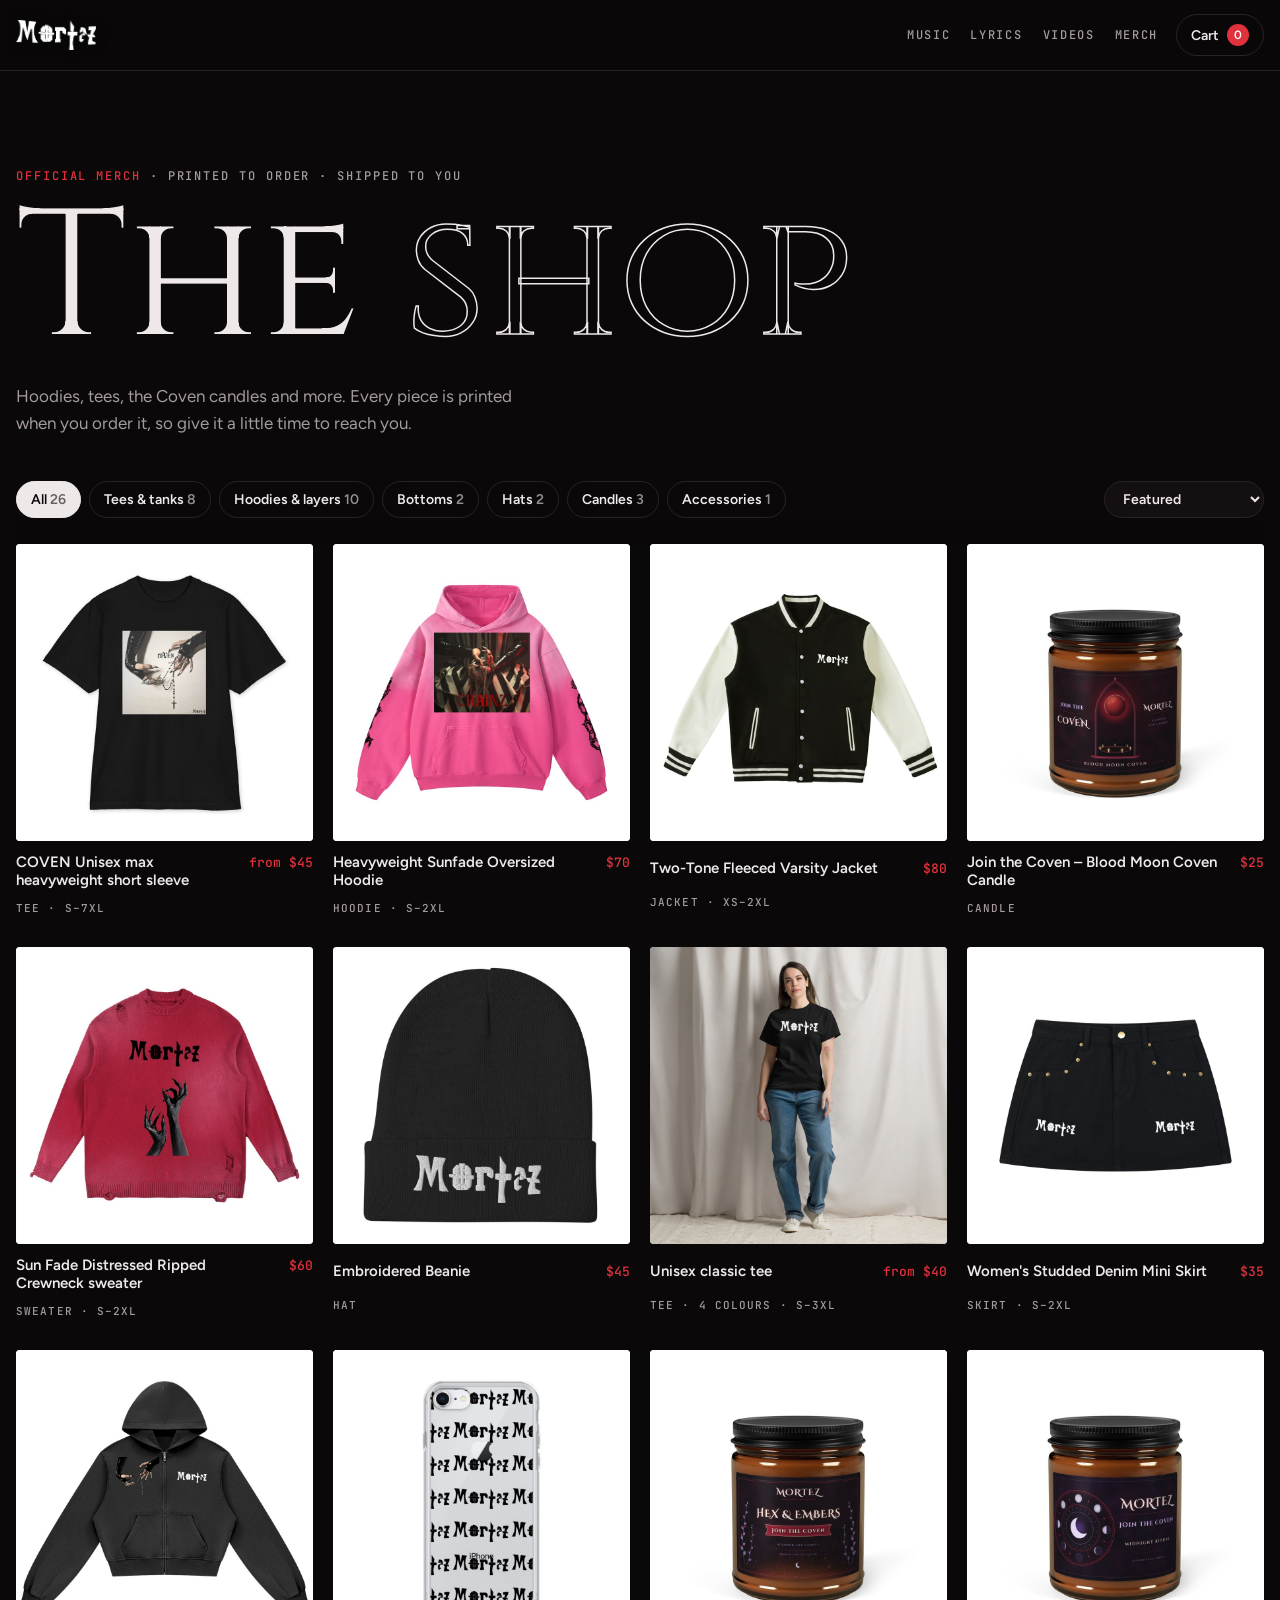
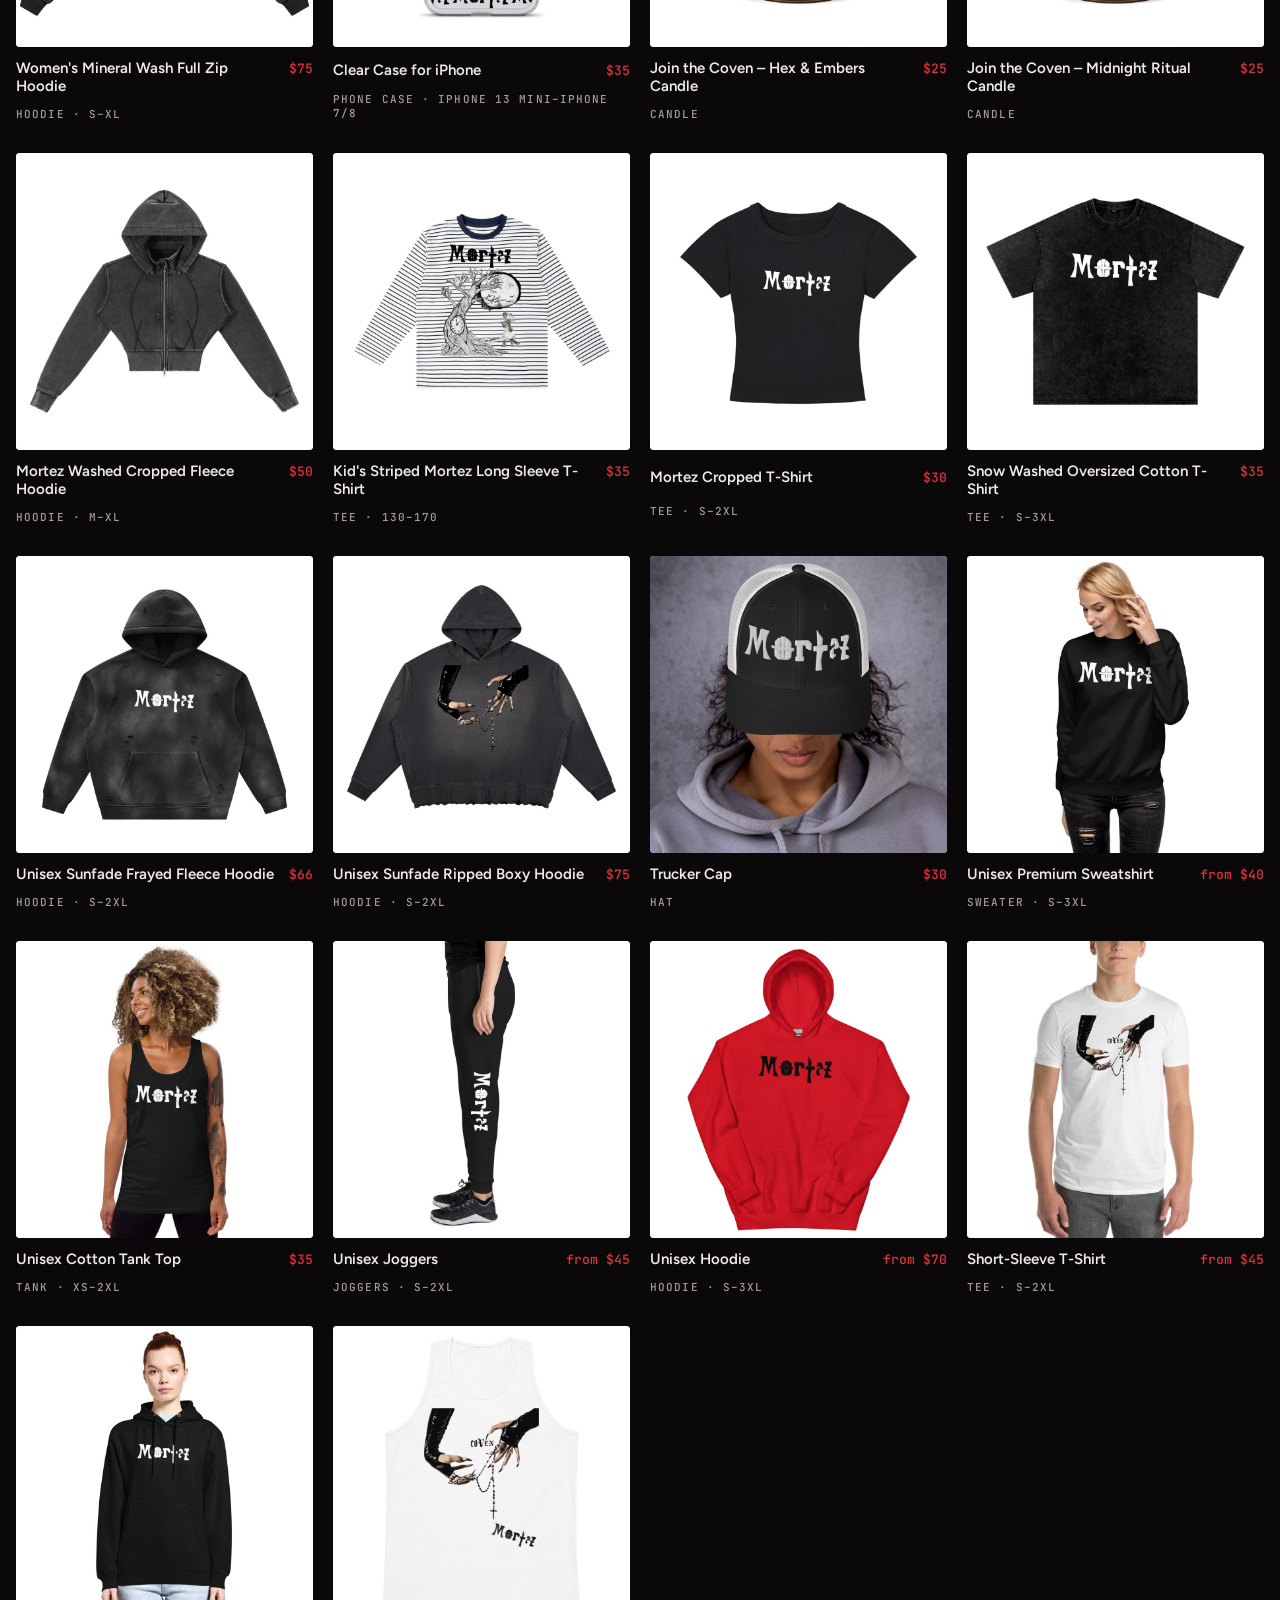
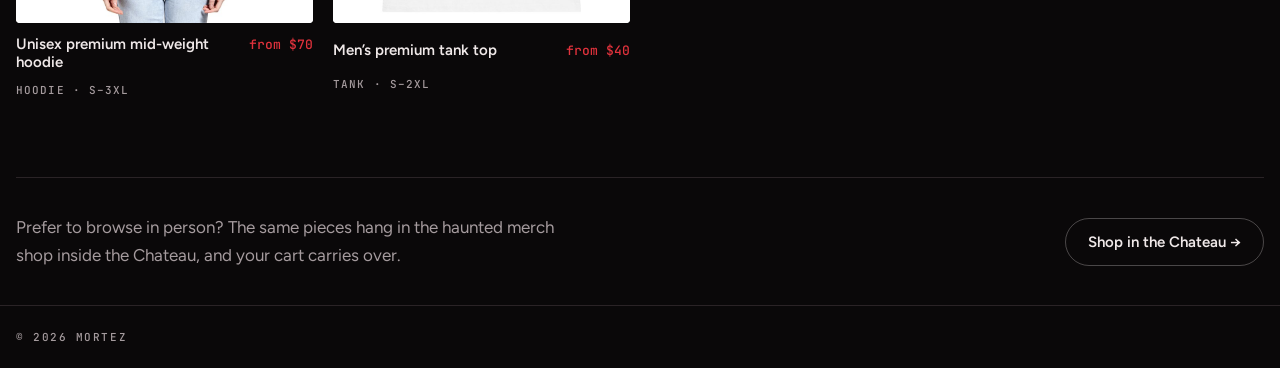
<file: site/shop/index.html>
<!doctype html>
<html lang="en">
<head>
<meta charset="utf-8">
<meta name="viewport" content="width=device-width, initial-scale=1, viewport-fit=cover">
<title>Mortez Shop</title>
<meta name="claude:viewport-fit-sides" content="cover">
<meta name="description" content="Official Mortez merch: hoodies, tees, the Coven candles and more, printed to order and shipped to you.">
<link rel="canonical" href="https://mortezmusic.com/shop/">
<link rel="icon" href="../media/favicon.svg" type="image/svg+xml">
<meta property="og:title" content="Mortez Shop">
<meta property="og:image" content="https://mortezmusic.com/media/share.jpg">
<meta name="theme-color" content="#0a0809">
<link rel="preconnect" href="https://fonts.googleapis.com">
<link rel="preconnect" href="https://fonts.gstatic.com" crossorigin>
<link rel="stylesheet" href="https://fonts.googleapis.com/css2?family=Cinzel:wght@400;600;700;900&family=Pirata+One&family=Figtree:wght@400;500;600;700&family=JetBrains+Mono:wght@500&display=swap">
<style>
:root { --night: #0a0809; --crypt: #141012; --stone: #2a2326; --bone: #efe8e8; --ash: #a59b9e; --blood: #e0323c; --paper: #ffffff;
  --display: "Cinzel", "Pirata One", Georgia, serif; --body: "Figtree", "Segoe UI", system-ui, sans-serif; --mono: "JetBrains Mono", ui-monospace, Menlo, monospace;
  --gutter: max(16px, env(safe-area-inset-left, 0px)); --gutter-r: max(16px, env(safe-area-inset-right, 0px)); color-scheme: dark; }
* { box-sizing: border-box; }
html { background: var(--night); }
body { margin: 0; background: var(--night); color: var(--bone); font: 400 17px/1.6 var(--body); -webkit-font-smoothing: antialiased; overflow-x: hidden; }
a { color: inherit; } img { max-width: 100%; display: block; }
:focus-visible { outline: 2px solid var(--blood); outline-offset: 3px; }
.wrap { max-width: 1360px; margin: 0 auto; padding-left: var(--gutter); padding-right: var(--gutter-r); }
.label { font: 500 12px/1.4 var(--mono); letter-spacing: .16em; text-transform: uppercase; color: var(--ash); } .label b { color: var(--blood); font-weight: 500; }
h1, h2, h3 { font-family: var(--display); font-weight: 400; line-height: .9; margin: 0; }
.btn { display: inline-flex; align-items: center; justify-content: center; gap: 10px; padding: 14px 22px; border-radius: 999px; font: 600 15px var(--body); text-decoration: none; cursor: pointer; border: 1px solid rgba(239,232,232,.28); background: none; color: var(--bone); transition: transform .2s, background .2s, border-color .2s; }
.btn:hover { transform: translateY(-2px); border-color: var(--bone); }
.btn-blood { background: var(--blood); border-color: var(--blood); color: #fff; box-shadow: 0 10px 40px rgba(224,50,60,.3); } .btn-blood:hover { background: #f0414b; border-color: #f0414b; }
.btn:disabled { opacity: .5; cursor: default; transform: none; }

body::before { content: ""; position: fixed; inset: 0 0 auto; height: env(safe-area-inset-top, 0px); z-index: 51; background: var(--night); }
.top { position: sticky; top: env(safe-area-inset-top, 0px); z-index: 50; background: rgba(10,8,9,.9); backdrop-filter: blur(10px); border-bottom: 1px solid var(--stone); }
.top .wrap { display: flex; align-items: center; gap: 18px; padding-block: 14px; }
.mark { font: 600 32px/1 var(--display); text-decoration: none; } .mark span { color: var(--blood); }
.mark img { display: block; height: 30px; width: auto; filter: drop-shadow(0 1px 6px rgba(0,0,0,.5)); }
.top nav { display: flex; gap: 20px; margin-left: auto; }
.top nav a { font: 500 12px var(--mono); letter-spacing: .14em; text-transform: uppercase; text-decoration: none; color: var(--ash); } .top nav a:hover { color: var(--bone); }
.cart-btn { display: inline-flex; align-items: center; gap: 8px; border: 1px solid var(--stone); background: none; color: var(--bone); border-radius: 999px; padding: 9px 14px; font: 600 14px var(--body); cursor: pointer; }
.cart-btn i { font-style: normal; min-width: 22px; height: 22px; border-radius: 11px; background: var(--blood); color: #fff; display: grid; place-items: center; font: 600 12px var(--body); padding: 0 6px; }
@media (max-width: 700px) { .top nav { display: none; } .cart-btn { margin-left: auto; } }
@media (max-width: 700px) { .chips { position: static; flex-wrap: nowrap; overflow-x: auto; margin-inline: calc(var(--gutter) * -1); padding-inline: var(--gutter); } .chips button { flex: none; } .chips select { flex: none; } }

.hero { padding-block: clamp(40px, 7vw, 96px) clamp(20px, 3vw, 36px); display: flex; flex-wrap: wrap; align-items: flex-end; justify-content: space-between; gap: 22px; }
.hero h1 { font-size: clamp(80px, 14vw, 200px); margin-top: 12px; }
.hero h1 em { font-style: normal; color: transparent; -webkit-text-stroke: 1.5px var(--bone); }
.hero p { margin: 0; max-width: 46ch; color: var(--ash); }
.chips { display: flex; flex-wrap: wrap; gap: 8px; padding-block: 8px 26px; position: sticky; top: calc(env(safe-area-inset-top, 0px) + 61px); z-index: 5; background: linear-gradient(var(--night) 70%, transparent); }
.chips button { border: 1px solid var(--stone); background: none; color: var(--bone); border-radius: 999px; padding: 8px 14px; font: 600 14px var(--body); cursor: pointer; }
.chips button[aria-pressed="true"] { background: var(--bone); border-color: var(--bone); color: var(--night); }
.chips select { margin-left: auto; background: var(--crypt); color: var(--bone); border: 1px solid var(--stone); border-radius: 999px; padding: 8px 14px; font: 600 14px var(--body); }

.grid { display: grid; grid-template-columns: repeat(auto-fill, minmax(min(100%, 250px), 1fr)); gap: 32px 20px; padding-bottom: 80px; }
.prod { display: grid; gap: 12px; text-decoration: none; color: inherit; background: none; border: 0; padding: 0; text-align: left; font: inherit; cursor: pointer; }
.prod .ph { position: relative; aspect-ratio: 1; max-width: 100%; border-radius: 4px; overflow: hidden; background: var(--paper); }
.prod .ph img { position: absolute; inset: 0; width: 100%; height: 100%; object-fit: cover; transition: opacity .5s, transform .8s cubic-bezier(.2,.7,.2,1); }
.prod .ph img + img { opacity: 0; object-fit: contain; background: var(--paper); }
.prod:hover .ph img:first-child { transform: scale(1.05); } .prod:hover .ph img + img { opacity: 1; }
.prod .quick { position: absolute; left: 10px; right: 10px; bottom: 10px; padding: 10px; border-radius: 999px; background: var(--night); color: var(--bone); text-align: center; font: 600 14px var(--body); opacity: 0; transform: translateY(8px); transition: .3s; }
.prod:hover .quick, .prod:focus-visible .quick { opacity: 1; transform: none; }
.prod .row { display: flex; justify-content: space-between; gap: 12px; align-items: baseline; }
.prod b { font: 600 15px var(--body); } .prod .pr { font: 500 13px var(--mono); color: var(--blood); white-space: nowrap; }
.prod small { font: 500 11px var(--mono); letter-spacing: .1em; color: var(--ash); text-transform: uppercase; }

.chateau-strip { border-top: 1px solid var(--stone); padding-block: 36px; display: flex; flex-wrap: wrap; gap: 18px; align-items: center; justify-content: space-between; }
.chateau-strip p { margin: 0; color: var(--ash); max-width: 52ch; }
footer { border-top: 1px solid var(--stone); padding-block: 24px; font: 500 11px var(--mono); letter-spacing: .14em; text-transform: uppercase; color: var(--ash); }

/* product sheet */
.sheet { position: fixed; inset: 0; z-index: 80; display: grid; place-items: center; padding: 16px; background: rgba(5,3,4,.75); backdrop-filter: blur(4px); }
.sheet[hidden], .drawer[hidden] { display: none; }
.card { width: min(980px, 100%); max-height: calc(100svh - 32px); overflow: auto; display: grid; grid-template-columns: minmax(0, 1.1fr) minmax(0, 1fr); background: var(--crypt); border: 1px solid var(--stone); border-radius: 8px; animation: rise .35s cubic-bezier(.2,.7,.2,1); }
@keyframes rise { from { transform: translateY(18px); opacity: 0 } }
.gallery { background: var(--paper); display: grid; align-content: start; }
.gallery > img { width: 100%; aspect-ratio: 1; object-fit: contain; }
.thumbs { display: flex; gap: 8px; padding: 10px; flex-wrap: wrap; }
.thumbs button { width: 60px; height: 60px; padding: 0; border: 2px solid #ddd; border-radius: 6px; overflow: hidden; background: #fff; cursor: pointer; } .thumbs button.on { border-color: var(--blood); }
.thumbs img { width: 100%; height: 100%; object-fit: cover; }
.info { padding: clamp(20px, 3vw, 34px); display: grid; gap: 16px; align-content: start; }
.info h2 { font-size: clamp(36px, 4vw, 52px); }
.info .price { font: 600 22px var(--body); color: var(--bone); }
.info p { margin: 0; color: var(--ash); }
.opt { display: grid; gap: 8px; } .opt > span { font: 500 11px var(--mono); letter-spacing: .14em; text-transform: uppercase; color: var(--ash); }
.opt div { display: flex; flex-wrap: wrap; gap: 8px; }
.opt button { min-width: 48px; border: 1px solid var(--stone); background: none; color: var(--bone); border-radius: 8px; padding: 9px 12px; font: 600 14px var(--body); cursor: pointer; }
.opt button.on { border-color: var(--bone); background: var(--bone); color: var(--night); }
.qty { display: inline-flex; align-items: center; border: 1px solid var(--stone); border-radius: 999px; } .qty button { width: 44px; height: 44px; border: 0; background: none; color: var(--bone); font-size: 18px; cursor: pointer; } .qty span { min-width: 28px; text-align: center; font-weight: 600; }
.acts { display: flex; flex-wrap: wrap; gap: 10px; align-items: center; }
.msg { min-height: 1.4em; font: 500 13px var(--mono); color: var(--ash); margin: 0; }
.x { position: sticky; top: 0; justify-self: end; width: 44px; height: 44px; border-radius: 50%; border: 1px solid var(--stone); background: var(--crypt); color: var(--bone); font-size: 18px; cursor: pointer; }
@media (max-width: 760px) { .card { grid-template-columns: 1fr; } }

/* cart drawer */
.drawer { position: fixed; inset: 0; z-index: 85; display: grid; grid-template-columns: 1fr minmax(0, 440px); background: rgba(5,3,4,.6); }
.drawer .panel { grid-column: 2; background: var(--crypt); border-left: 1px solid var(--stone); display: grid; grid-template-rows: auto 1fr auto; height: 100%; animation: slide .35s cubic-bezier(.2,.7,.2,1); padding-top: env(safe-area-inset-top, 0px); }
@keyframes slide { from { transform: translateX(30px); opacity: 0 } }
.drawer header { display: flex; align-items: center; justify-content: space-between; padding: 18px var(--gutter-r) 18px 22px; border-bottom: 1px solid var(--stone); }
.drawer h2 { font-size: 40px; }
.lines { overflow: auto; padding: 8px 22px; }
.line { display: grid; grid-template-columns: 64px minmax(0, 1fr) auto; gap: 12px; align-items: center; padding-block: 12px; border-bottom: 1px solid var(--stone); }
.line img { width: 64px; height: 64px; object-fit: cover; border-radius: 6px; background: #fff; }
.line b { display: block; font-size: 15px; } .line small { color: var(--ash); font-size: 13px; }
.line button { border: 0; background: none; color: var(--ash); text-decoration: underline; cursor: pointer; font: 500 13px var(--body); }
.drawer footer { border-top: 1px solid var(--stone); padding: 18px var(--gutter-r) calc(env(safe-area-inset-bottom, 0px) + 18px) 22px; display: grid; gap: 12px; text-transform: none; letter-spacing: 0; font: 400 15px var(--body); color: var(--bone); }
.total { display: flex; justify-content: space-between; font-weight: 600; font-size: 18px; }
@media (max-width: 600px) { .drawer { grid-template-columns: 1fr; } .drawer .panel { grid-column: 1; } }
@media (prefers-reduced-motion: reduce) { * { animation: none !important; transition: none !important; } }
</style>
</head>
<body>
<header class="top"><div class="wrap">
  <a class="mark" href="../"><img src="../media/mortez-logo-white-sm.png" alt="Mortez" width="700" height="262"></a>
  <nav aria-label="Main"><a href="../#music">Music</a><a href="../#lyrics">Lyrics</a><a href="../#videos">Videos</a><a href="./">Merch</a></nav>
  <button class="cart-btn" type="button" id="cartBtn">Cart <i id="cartN">0</i></button>
</div></header>

<main class="wrap">
  <section class="hero">
    <div><span class="label"><b>Official merch</b> · printed to order · shipped to you</span><h1>The <em>shop</em></h1></div>
    <p>Hoodies, tees, the Coven candles and more. Every piece is printed when you order it, so give it a little time to reach you.</p>
  </section>
  <div class="chips" id="chips" role="toolbar" aria-label="Filter"></div>
  <section class="grid" id="grid" aria-label="Products"></section>
  <section class="chateau-strip">
    <p>Prefer to browse in person? The same pieces hang in the haunted merch shop inside the Chateau, and your cart carries over.</p>
    <a class="btn" href="../chateau/?room=merch">Shop in the Chateau →</a>
  </section>
</main>
<footer><div class="wrap">© <span id="yr">2026</span> Mortez</div></footer>

<div class="sheet" id="sheet" hidden role="dialog" aria-modal="true" aria-labelledby="pName">
  <div class="card">
    <div class="gallery"><img id="pImg" alt=""><div class="thumbs" id="pThumbs"></div></div>
    <div class="info">
      <button class="x" type="button" id="pClose" aria-label="Close">✕</button>
      <span class="label" id="pKind"></span>
      <h2 id="pName"></h2>
      <div class="price" id="pPrice"></div>
      <p id="pDesc"></p>
      <div class="opt" id="pColors"><span>Colour</span><div></div></div>
      <div class="opt" id="pSizes"><span>Size</span><div></div></div>
      <div class="acts"><div class="qty"><button type="button" id="qMinus" aria-label="Fewer">−</button><span id="qN">1</span><button type="button" id="qPlus" aria-label="More">+</button></div><button class="btn btn-blood" type="button" id="pAdd">Add to cart</button></div>
      <p class="msg" id="pMsg" role="status"></p>
    </div>
  </div>
</div>

<div class="drawer" id="drawer" hidden role="dialog" aria-modal="true" aria-labelledby="cTitle">
  <div class="panel">
    <header><h2 id="cTitle">Your cart</h2><button class="x" type="button" id="cClose" aria-label="Close">✕</button></header>
    <div class="lines" id="lines"></div>
    <footer><div class="total"><span>Total</span><span id="cTotal">$0</span></div><button class="btn btn-blood" type="button" id="cGo">Checkout</button><p class="msg" id="cMsg" role="status"></p></footer>
  </div>
</div>

<script src="../data/merch.js"></script>
<script>
(function () {
  // "Featured" order: these first, then everything else as it comes from Printful
  const FEATURED = ["p472556709", "p482382709", "p482391708", "p485984334", "p482403731", "p471945636", "p413675755", "p482404059", "p482392836", "p413683605"];
  const rank = p => { const i = FEATURED.indexOf(p.id); return i < 0 ? 99 : i; };
  const MERCH = (window.MORTEZ_MERCH || []).map(p => ({ ...p, img: p.images.map(u => /^https?:/.test(u) ? u : "../" + u) })).sort((a, b) => rank(a) - rank(b));
  const $ = id => document.getElementById(id);
  const esc = s => String(s == null ? "" : s).replace(/[&<>"']/g, c => ({ "&": "&amp;", "<": "&lt;", ">": "&gt;", '"': "&quot;", "'": "&#39;" }[c]));
  const usd = n => "$" + (+n).toFixed(2).replace(/\.00$/, "");
  const KIND = { tee: "Tee", tank: "Tank", hoodie: "Hoodie", sweater: "Sweater", jacket: "Jacket", joggers: "Joggers", skirt: "Skirt", hat: "Hat", candle: "Candle", case: "Phone case" };
  const CATS = [["all", "All"], ["tops", "Tees & tanks", p => ["tee", "tank"].includes(p.kind)], ["warm", "Hoodies & layers", p => ["hoodie", "sweater", "jacket"].includes(p.kind)], ["bottoms", "Bottoms", p => ["joggers", "skirt"].includes(p.kind)], ["hat", "Hats"], ["candle", "Candles"], ["case", "Accessories"]];
  const state = { cat: "all", sort: "" };
  $("yr").textContent = new Date().getFullYear();

  // the cart is shared with the Chateau's merch shop (same browser storage key)
  let cart = []; try { cart = JSON.parse(localStorage.getItem("mortez.cart") || "[]") || []; } catch (e) {}
  const save = () => { try { localStorage.setItem("mortez.cart", JSON.stringify(cart)); } catch (e) {} $("cartN").textContent = cart.reduce((a, l) => a + l.qty, 0); };
  const variantOf = (p, size, color) => (p.variants || []).find(v => (!size || v.size === size) && (!color || !v.color || v.color === color)) || null;
  const priceOf = (p, size, color) => { const v = variantOf(p, size, color); return v ? v.price : p.price; };
  save();

  function card(p) {
    return `<button class="prod" type="button" data-id="${p.id}"><div class="ph"><img src="${esc(p.img[0])}" alt="${esc(p.name)}" loading="lazy">${p.img[1] ? `<img src="${esc(p.img[1])}" alt="" loading="lazy">` : ""}<span class="quick">View</span></div><div class="row"><b>${esc(p.name)}</b><span class="pr">${p.priceMax > p.price ? "from " : ""}${usd(p.price)}</span></div><small>${esc(KIND[p.kind] || "Merch")}${p.colors.length > 1 ? " · " + p.colors.length + " colours" : ""}${p.sizes.length > 1 ? " · " + esc(p.sizes[0]) + "–" + esc(p.sizes[p.sizes.length - 1]) : ""}</small></button>`;
  }
  const inCat = (p, c) => { const d = CATS.find(x => x[0] === c); return c === "all" || !d ? true : d[2] ? d[2](p) : p.kind === c; };
  function render() {
    $("chips").innerHTML = CATS.map(([id, label]) => { const n = MERCH.filter(p => inCat(p, id)).length; return n ? `<button type="button" data-cat="${id}" aria-pressed="${state.cat === id}">${label} <span style="opacity:.6">${n}</span></button>` : ""; }).join("")
      + `<select id="sort" aria-label="Sort"><option value="">Featured</option><option value="lo">Price: low to high</option><option value="hi">Price: high to low</option></select>`;
    $("sort").value = state.sort;
    let list = MERCH.filter(p => inCat(p, state.cat)); if (state.sort === "lo") list = list.slice().sort((a, b) => a.price - b.price); if (state.sort === "hi") list = list.slice().sort((a, b) => b.price - a.price);
    $("grid").innerHTML = list.length ? list.map(card).join("") : `<p style="color:var(--ash)">The shop is being restocked. Check back soon.</p>`;
  }
  $("chips").addEventListener("click", e => { const b = e.target.closest("[data-cat]"); if (!b) return; state.cat = b.dataset.cat; render(); });
  $("chips").addEventListener("change", e => { if (e.target.id === "sort") { state.sort = e.target.value; render(); } });
  $("grid").addEventListener("click", e => { const b = e.target.closest("[data-id]"); if (b) open(b.dataset.id); });

  // product sheet
  let cur = null, size = null, color = null, qty = 1, lastFocus = null;
  function pickers(el, opts, val, set) { el.hidden = opts.length < 2 && !(el.id === "pSizes" && opts.length === 1); const d = el.querySelector("div"); d.innerHTML = opts.map(o => `<button type="button" class="${o === val ? "on" : ""}">${esc(o)}</button>`).join(""); d.querySelectorAll("button").forEach((b, i) => b.addEventListener("click", () => { set(opts[i]); d.querySelectorAll("button").forEach(x => x.classList.toggle("on", x === b)); $("pPrice").textContent = usd(priceOf(cur, size, color)); })); }
  function open(id) {
    const p = MERCH.find(x => x.id === id); if (!p) return; cur = p; size = p.sizes[0] || null; color = p.colors[0] || null; qty = 1;
    $("pImg").src = p.img[0]; $("pImg").alt = p.name;
    $("pThumbs").innerHTML = p.img.length > 1 ? p.img.map((u, i) => `<button type="button" class="${i ? "" : "on"}" aria-label="Photo ${i + 1}"><img src="${esc(u)}" alt=""></button>`).join("") : "";
    $("pThumbs").querySelectorAll("button").forEach((b, i) => b.addEventListener("click", () => { $("pImg").src = p.img[i]; $("pThumbs").querySelectorAll("button").forEach(x => x.classList.toggle("on", x === b)); }));
    $("pKind").innerHTML = `<b>Mortez</b> · ${esc(KIND[p.kind] || "Merch")}`; $("pName").textContent = p.name; $("pDesc").textContent = p.d; $("pPrice").textContent = usd(priceOf(p, size, color)); $("qN").textContent = 1; $("pMsg").textContent = "";
    pickers($("pColors"), p.colors, color, v => color = v); pickers($("pSizes"), p.sizes, size, v => size = v);
    if (!$("sheet").hidden) return; lastFocus = document.activeElement; $("sheet").hidden = false; document.body.style.overflow = "hidden"; $("pClose").focus();
    history.replaceState(null, "", "#" + id);
  }
  function close() { $("sheet").hidden = true; document.body.style.overflow = ""; history.replaceState(null, "", location.pathname); if (lastFocus) lastFocus.focus(); }
  $("pClose").addEventListener("click", close); $("sheet").addEventListener("click", e => { if (e.target === $("sheet")) close(); });
  $("qMinus").addEventListener("click", () => { qty = Math.max(1, qty - 1); $("qN").textContent = qty; }); $("qPlus").addEventListener("click", () => { qty = Math.min(9, qty + 1); $("qN").textContent = qty; });
  $("pAdd").addEventListener("click", () => { const ex = cart.find(l => l.id === cur.id && l.size === size && l.color === color); if (ex) ex.qty = Math.min(9, ex.qty + qty); else { const v = variantOf(cur, size, color); cart.push({ id: cur.id, size, color, variant: v && v.id, qty }); } save(); $("pMsg").innerHTML = `Added. <button type="button" id="toCart" style="background:none;border:0;color:var(--blood);text-decoration:underline;cursor:pointer;font:inherit">View cart</button>`; $("toCart").addEventListener("click", () => { close(); openCart(); }); });

  // cart
  function renderCart() {
    $("lines").innerHTML = cart.length ? cart.map((l, i) => { const p = MERCH.find(x => x.id === l.id); if (!p) return ""; return `<div class="line"><img src="${esc(p.img[0])}" alt=""><div><b>${esc(p.name)}</b><small>${[p.colors.length > 1 ? l.color : "", l.size, "Qty " + l.qty].filter(Boolean).map(esc).join(" · ")} · ${usd(priceOf(p, l.size, l.color) * l.qty)}</small></div><button type="button" data-rm="${i}">Remove</button></div>`; }).join("") : `<p style="color:var(--ash)">Your cart is empty.</p>`;
    $("cTotal").textContent = usd(cart.reduce((a, l) => { const p = MERCH.find(x => x.id === l.id); return a + (p ? priceOf(p, l.size, l.color) * l.qty : 0); }, 0)); $("cGo").disabled = !cart.length; $("cMsg").textContent = "";
  }
  function openCart() { renderCart(); $("drawer").hidden = false; document.body.style.overflow = "hidden"; $("cClose").focus(); }
  function closeCart() { $("drawer").hidden = true; document.body.style.overflow = ""; }
  $("cartBtn").addEventListener("click", openCart); $("cClose").addEventListener("click", closeCart); $("drawer").addEventListener("click", e => { if (e.target === $("drawer")) closeCart(); });
  $("lines").addEventListener("click", e => { const b = e.target.closest("[data-rm]"); if (!b) return; cart.splice(+b.dataset.rm, 1); save(); renderCart(); });
  // Checkout plugs in here once the band picks a payment provider (Stripe, Shopify or PayPal), with orders going on to Printful.
  $("cGo").addEventListener("click", () => { $("cMsg").textContent = "Checkout is being set up. Your cart is saved, so come back soon to finish your order."; });
  addEventListener("keydown", e => { if (e.key !== "Escape") return; if (!$("sheet").hidden) close(); else if (!$("drawer").hidden) closeCart(); });

  render();
  const want = location.hash.slice(1); if (want) open(want);
  addEventListener("hashchange", () => { const id = location.hash.slice(1); if (id) open(id); });
})();
</script>
</body>
</html>
</file>
